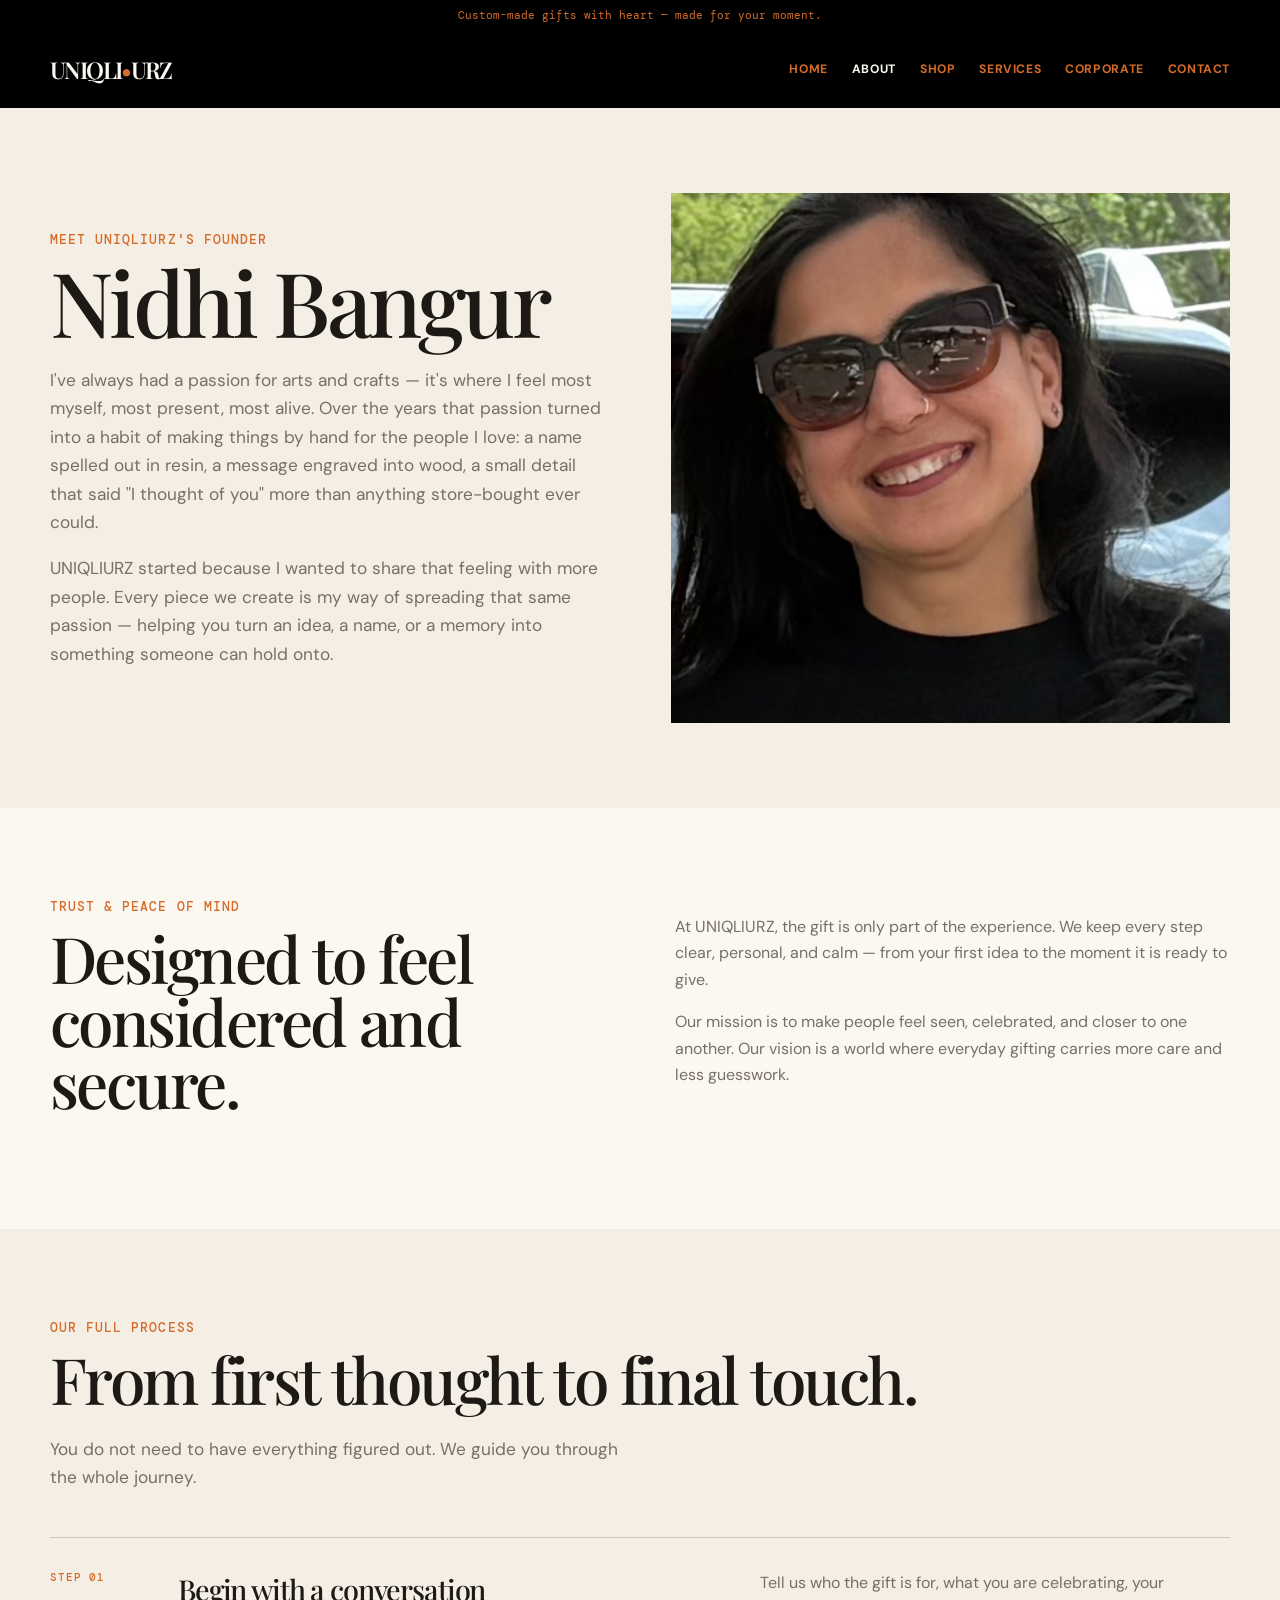
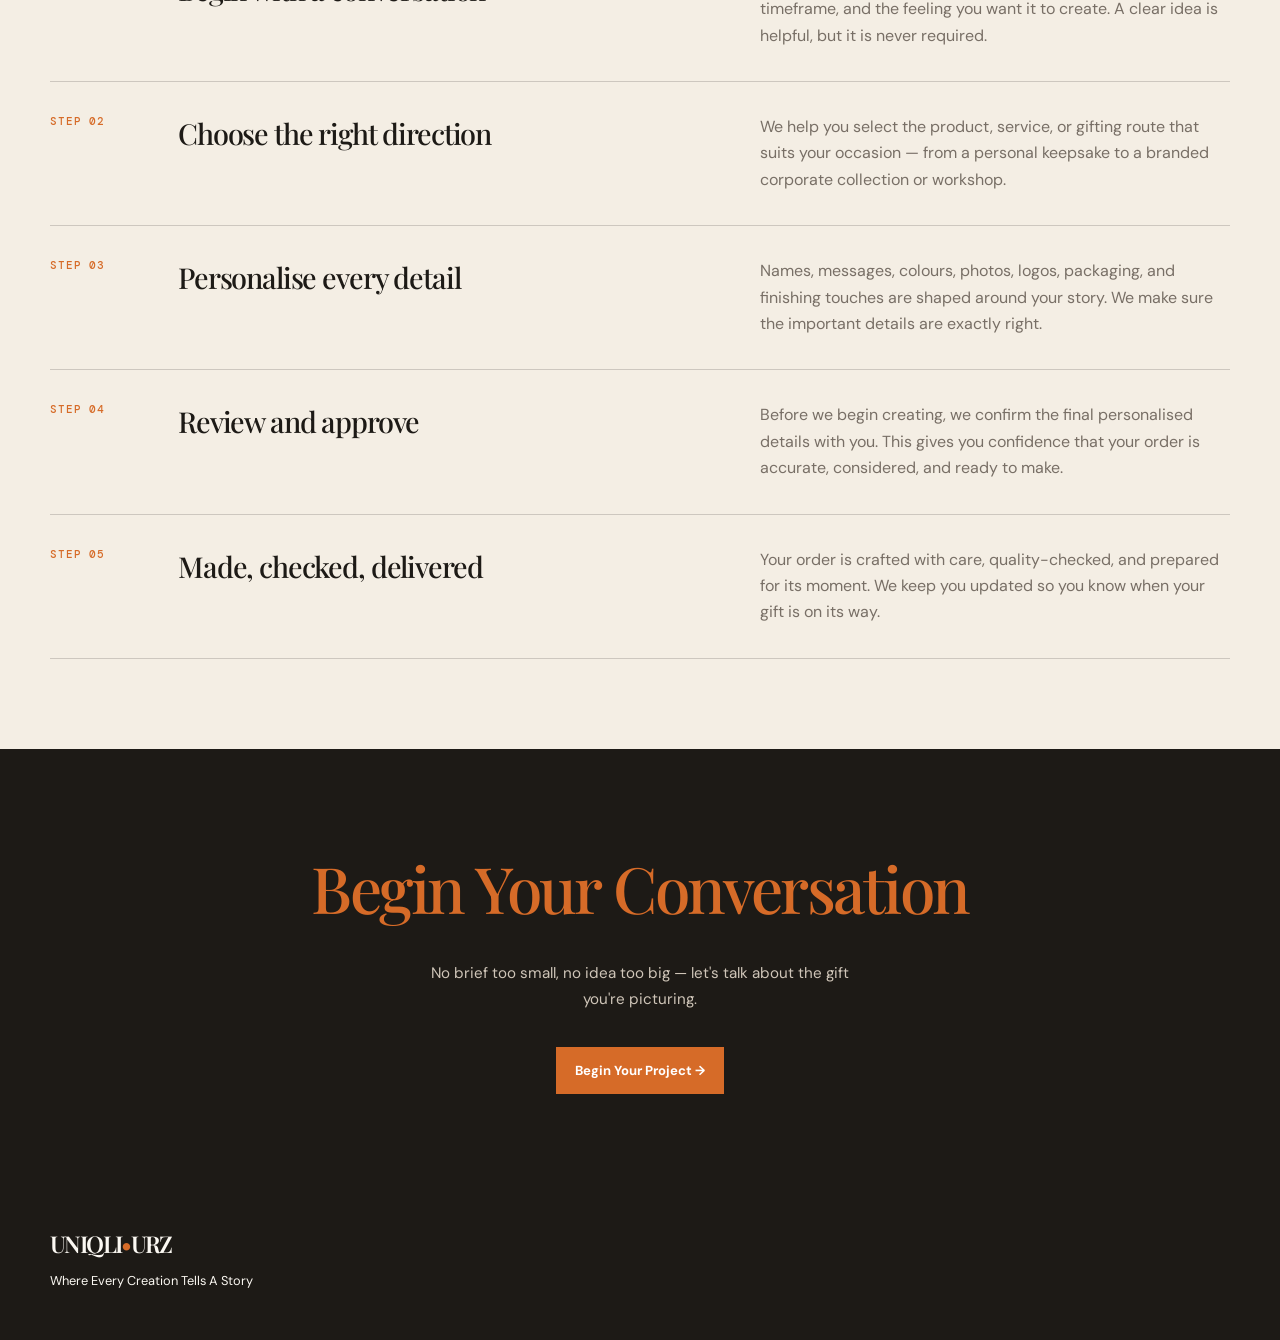
<file: about.html>
<!doctype html>
<html lang="en"><head><meta charset="utf-8"><meta name="viewport" content="width=device-width,initial-scale=1"><title>About — UNIQLIURZ</title><link rel="icon" type="image/webp" href="assets/download.webp"><link rel="stylesheet" href="pages.css"><style>.about-hero{padding:85px 0;display:grid;grid-template-columns:1fr 1fr;gap:62px;align-items:center}.about-hero img{height:530px;object-fit:cover}.process-detail{margin-top:45px;border-top:1px solid var(--line)}.step{display:grid;grid-template-columns:100px 1fr .85fr;gap:28px;padding:32px 0;border-bottom:1px solid var(--line);align-items:start}.step-no{font:500 11px 'DM Mono',monospace;color:var(--orange);letter-spacing:.08em}.step h3{margin:0;font-size:1.8rem}.step p{margin:0;color:var(--muted);line-height:1.65}.promise{padding:96px 0;background:#1D1A16;color:var(--paper)}.conversation-cta{text-align:center;display:flex;flex-direction:column;align-items:center}.conversation-cta h2{font-size:clamp(2.2rem,5vw,4rem);max-width:820px;color:var(--orange)}.conversation-cta p{color:#cfc5b8;line-height:1.7;font-size:.95rem;max-width:440px;margin:18px 0 34px}.conversation-cta .button{background:var(--orange);border-color:var(--orange);color:#fff}.conversation-cta .button:hover{background:#fff;border-color:#fff;color:var(--ink)}@media(max-width:760px){.about-hero{grid-template-columns:1fr;padding:55px 0;gap:32px}.about-hero img{height:370px}.step{grid-template-columns:60px 1fr;gap:13px}.step p{grid-column:2}.step h3{font-size:1.45rem}}</style></head>
<body><div class="top">Custom-made gifts with heart — made for your moment.</div><header class="nav"><div class="wrap"><a class="logo" href="index.html">uniqli<em>•</em>urz</a><nav class="links"><a href="index.html">Home</a><a class="active" href="about.html">About</a><a href="shop.html">Shop</a><a href="services.html">Services</a><a href="corporate.html">Corporate</a><a href="contact.html">Contact</a></nav></div></header>
<main><section class="wrap about-hero"><div><div class="eyebrow">Meet UNIQLIURZ's Founder</div><h1>Nidhi Bangur</h1><p class="lead">I've always had a passion for arts and crafts — it's where I feel most myself, most present, most alive. Over the years that passion turned into a habit of making things by hand for the people I love: a name spelled out in resin, a message engraved into wood, a small detail that said "I thought of you" more than anything store-bought ever could.</p><p class="lead">UNIQLIURZ started because I wanted to share that feeling with more people. Every piece we create is my way of spreading that same passion — helping you turn an idea, a name, or a memory into something someone can hold onto.</p></div><img src="assets/founder-photo.jpg" alt="Nidhi Bangur, founder of UNIQLIURZ"></section>
<section class="paper"><div class="wrap two"><div><div class="eyebrow">Trust & peace of mind</div><h2>Designed to feel considered and secure.</h2></div><div class="copy"><p>At UNIQLIURZ, the gift is only part of the experience. We keep every step clear, personal, and calm — from your first idea to the moment it is ready to give.</p><p>Our mission is to make people feel seen, celebrated, and closer to one another. Our vision is a world where everyday gifting carries more care and less guesswork.</p></div></div></section>
<section class="wrap"><div class="eyebrow">Our full process</div><h2>From first thought to final touch.</h2><p class="lead">You do not need to have everything figured out. We guide you through the whole journey.</p><div class="process-detail"><article class="step"><div class="step-no">STEP 01</div><h3>Begin with a conversation</h3><p>Tell us who the gift is for, what you are celebrating, your timeframe, and the feeling you want it to create. A clear idea is helpful, but it is never required.</p></article><article class="step"><div class="step-no">STEP 02</div><h3>Choose the right direction</h3><p>We help you select the product, service, or gifting route that suits your occasion — from a personal keepsake to a branded corporate collection or workshop.</p></article><article class="step"><div class="step-no">STEP 03</div><h3>Personalise every detail</h3><p>Names, messages, colours, photos, logos, packaging, and finishing touches are shaped around your story. We make sure the important details are exactly right.</p></article><article class="step"><div class="step-no">STEP 04</div><h3>Review and approve</h3><p>Before we begin creating, we confirm the final personalised details with you. This gives you confidence that your order is accurate, considered, and ready to make.</p></article><article class="step"><div class="step-no">STEP 05</div><h3>Made, checked, delivered</h3><p>Your order is crafted with care, quality-checked, and prepared for its moment. We keep you updated so you know when your gift is on its way.</p></article></div></section>
<section class="promise"><div class="wrap conversation-cta"><h2>Begin Your Conversation</h2><p>No brief too small, no idea too big — let's talk about the gift you're picturing.</p><a class="button" href="contact.html">Begin Your Project →</a></div></section></main>
<footer><div class="wrap"><a class="logo" href="index.html">uniqli<em>•</em>urz</a><p>Where Every Creation Tells A Story</p></div></footer></body></html>
</file>
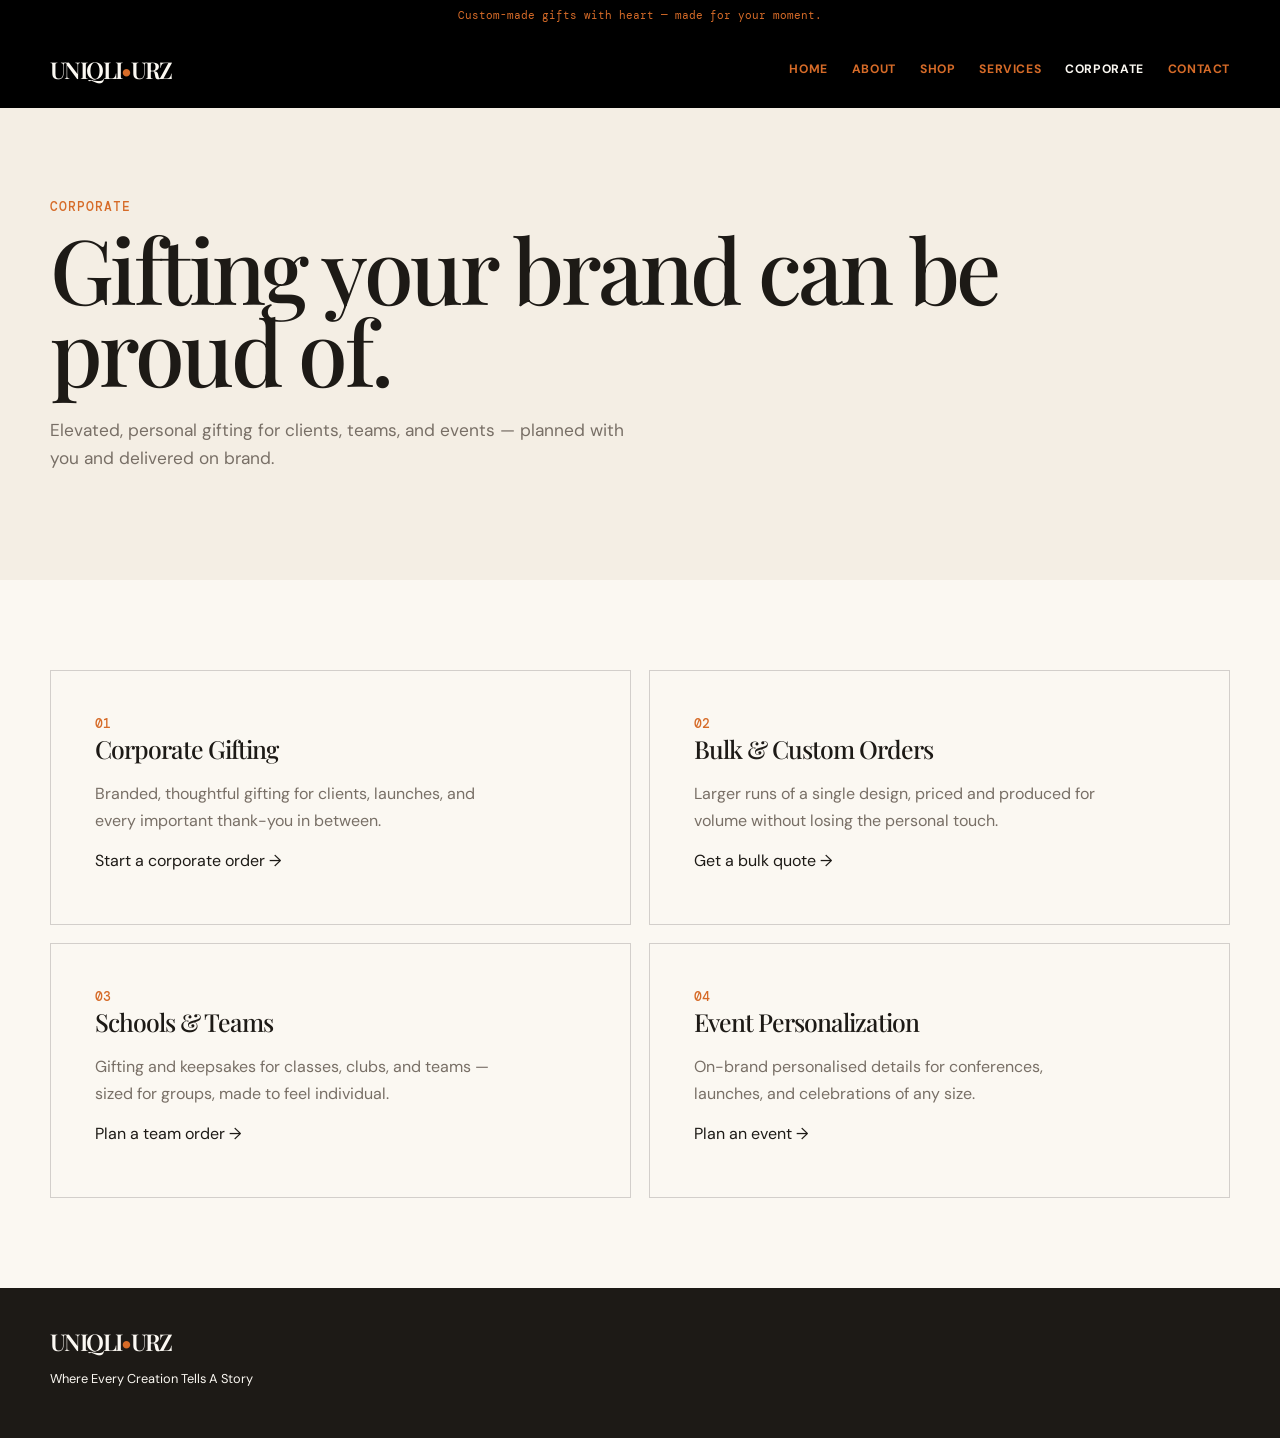
<file: corporate.html>
<!doctype html>
<html lang="en"><head><meta charset="utf-8"><meta name="viewport" content="width=device-width,initial-scale=1"><title>Corporate — UNIQLIURZ</title><link rel="icon" type="image/webp" href="assets/download.webp"><link rel="stylesheet" href="pages.css"><style>.services-layout{display:grid;grid-template-columns:repeat(2,minmax(0,1fr));gap:18px;background:transparent}.services-layout .service{border:1px solid var(--line);min-height:255px}@media(max-width:760px){.services-layout{grid-template-columns:1fr}}</style></head>
<body><div class="top">Custom-made gifts with heart — made for your moment.</div><header class="nav"><div class="wrap"><a class="logo" href="index.html">uniqli<em>•</em>urz</a><nav class="links"><a href="index.html">Home</a><a href="about.html">About</a><a href="shop.html">Shop</a><a href="services.html">Services</a><a class="active" href="corporate.html">Corporate</a><a href="contact.html">Contact</a></nav></div></header>
<main><section class="wrap"><div class="eyebrow">Corporate</div><h1>Gifting your brand can be proud of.</h1><p class="lead">Elevated, personal gifting for clients, teams, and events — planned with you and delivered on brand.</p></section><section class="paper"><div class="wrap services-layout"><article class="service"><div class="number">01</div><h3>Corporate Gifting</h3><p>Branded, thoughtful gifting for clients, launches, and every important thank-you in between.</p><a href="contact.html?service=corporate-gifting">Start a corporate order →</a></article><article class="service"><div class="number">02</div><h3>Bulk & Custom Orders</h3><p>Larger runs of a single design, priced and produced for volume without losing the personal touch.</p><a href="contact.html?service=bulk-custom-orders">Get a bulk quote →</a></article><article class="service"><div class="number">03</div><h3>Schools & Teams</h3><p>Gifting and keepsakes for classes, clubs, and teams — sized for groups, made to feel individual.</p><a href="contact.html?service=schools-teams">Plan a team order →</a></article><article class="service"><div class="number">04</div><h3>Event Personalization</h3><p>On-brand personalised details for conferences, launches, and celebrations of any size.</p><a href="contact.html?service=event-personalization">Plan an event →</a></article></div></section></main>
<footer><div class="wrap"><a class="logo" href="index.html">uniqli<em>•</em>urz</a><p>Where Every Creation Tells A Story</p></div></footer></body></html>
</file>
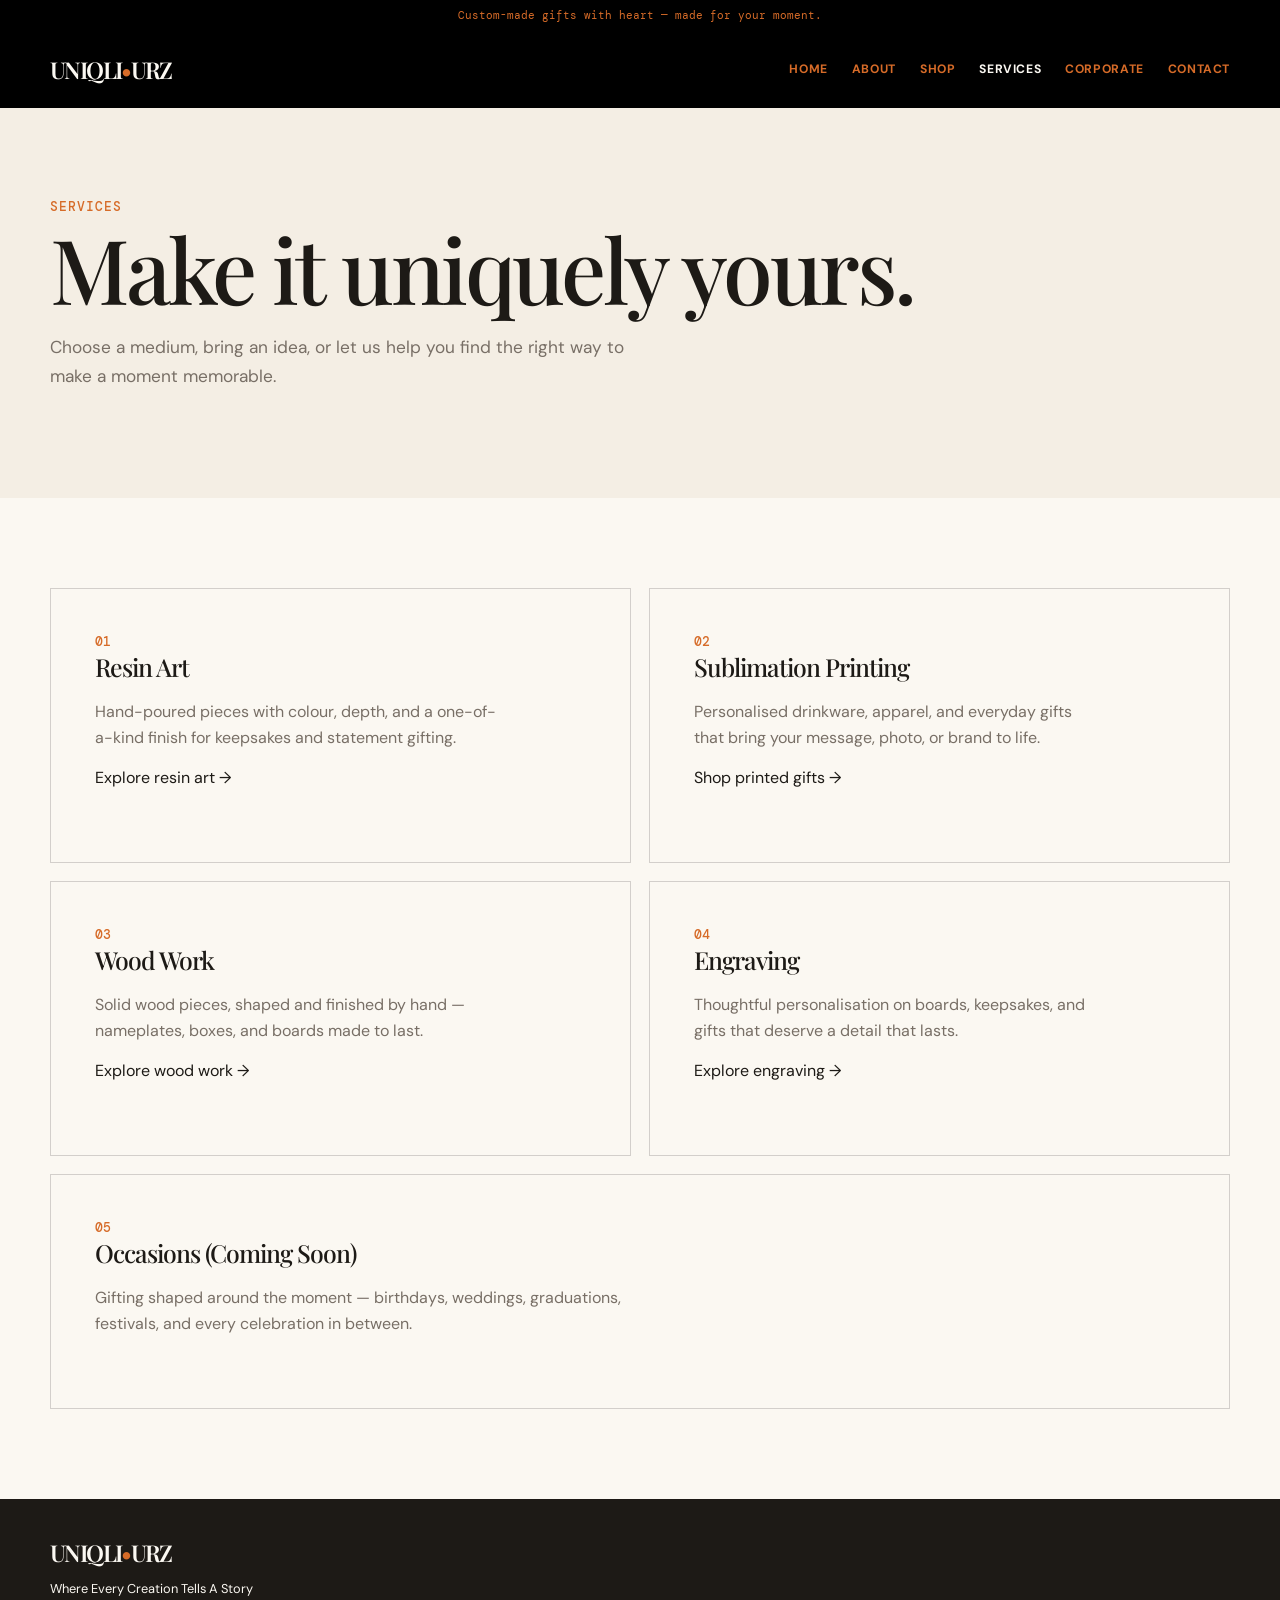
<file: services.html>
<!doctype html>
<html lang="en"><head><meta charset="utf-8"><meta name="viewport" content="width=device-width,initial-scale=1"><title>Services — UNIQLIURZ</title><link rel="icon" type="image/webp" href="assets/download.webp"><link rel="stylesheet" href="pages.css"><style>.services-layout{display:grid;grid-template-columns:repeat(2,minmax(0,1fr));gap:18px;background:transparent}.services-layout .service{border:1px solid var(--line);min-height:275px}.services-layout .service:last-child{grid-column:1 / -1;min-height:235px}.services-layout .service:last-child p{max-width:570px}@media(max-width:760px){.services-layout{grid-template-columns:1fr}.services-layout .service:last-child{grid-column:auto}}</style></head>
<body><div class="top">Custom-made gifts with heart — made for your moment.</div><header class="nav"><div class="wrap"><a class="logo" href="index.html">uniqli<em>•</em>urz</a><nav class="links"><a href="index.html">Home</a><a href="about.html">About</a><a href="shop.html">Shop</a><a class="active" href="services.html">Services</a><a href="corporate.html">Corporate</a><a href="contact.html">Contact</a></nav></div></header>
<main><section class="wrap"><div class="eyebrow">Services</div><h1>Make it uniquely yours.</h1><p class="lead">Choose a medium, bring an idea, or let us help you find the right way to make a moment memorable.</p></section><section class="paper"><div class="wrap services-layout"><article class="service"><div class="number">01</div><h3>Resin Art</h3><p>Hand-poured pieces with colour, depth, and a one-of-a-kind finish for keepsakes and statement gifting.</p><a href="shop.html?category=resin">Explore resin art →</a></article><article class="service"><div class="number">02</div><h3>Sublimation Printing</h3><p>Personalised drinkware, apparel, and everyday gifts that bring your message, photo, or brand to life.</p><a href="shop.html?category=apparel">Shop printed gifts →</a></article><article class="service"><div class="number">03</div><h3>Wood Work</h3><p>Solid wood pieces, shaped and finished by hand — nameplates, boxes, and boards made to last.</p><a href="shop.html?category=engraved">Explore wood work →</a></article><article class="service"><div class="number">04</div><h3>Engraving</h3><p>Thoughtful personalisation on boards, keepsakes, and gifts that deserve a detail that lasts.</p><a href="shop.html?category=engraved">Explore engraving →</a></article><article class="service"><div class="number">05</div><h3>Occasions (Coming Soon)</h3><p>Gifting shaped around the moment — birthdays, weddings, graduations, festivals, and every celebration in between.</p></article></div></section></main>
<footer><div class="wrap"><a class="logo" href="index.html">uniqli<em>•</em>urz</a><p>Where Every Creation Tells A Story</p></div></footer></body></html>
</file>
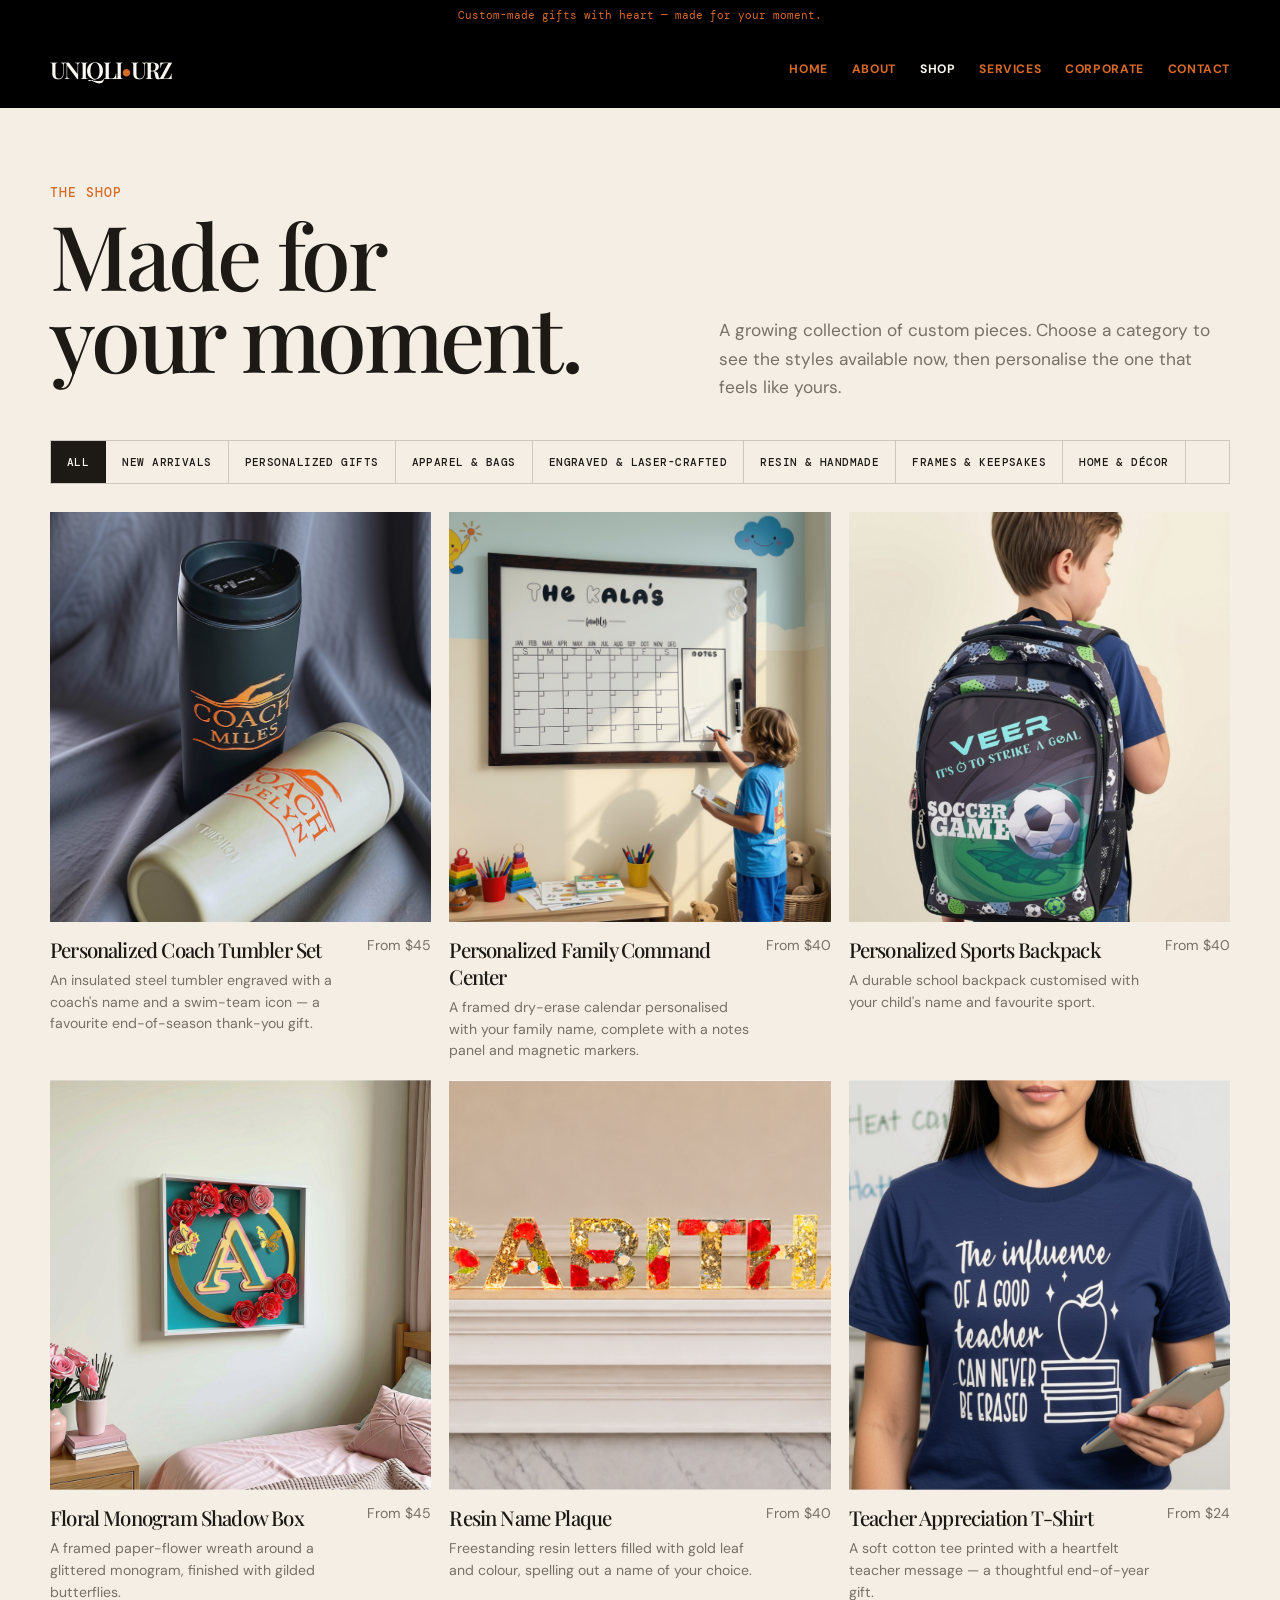
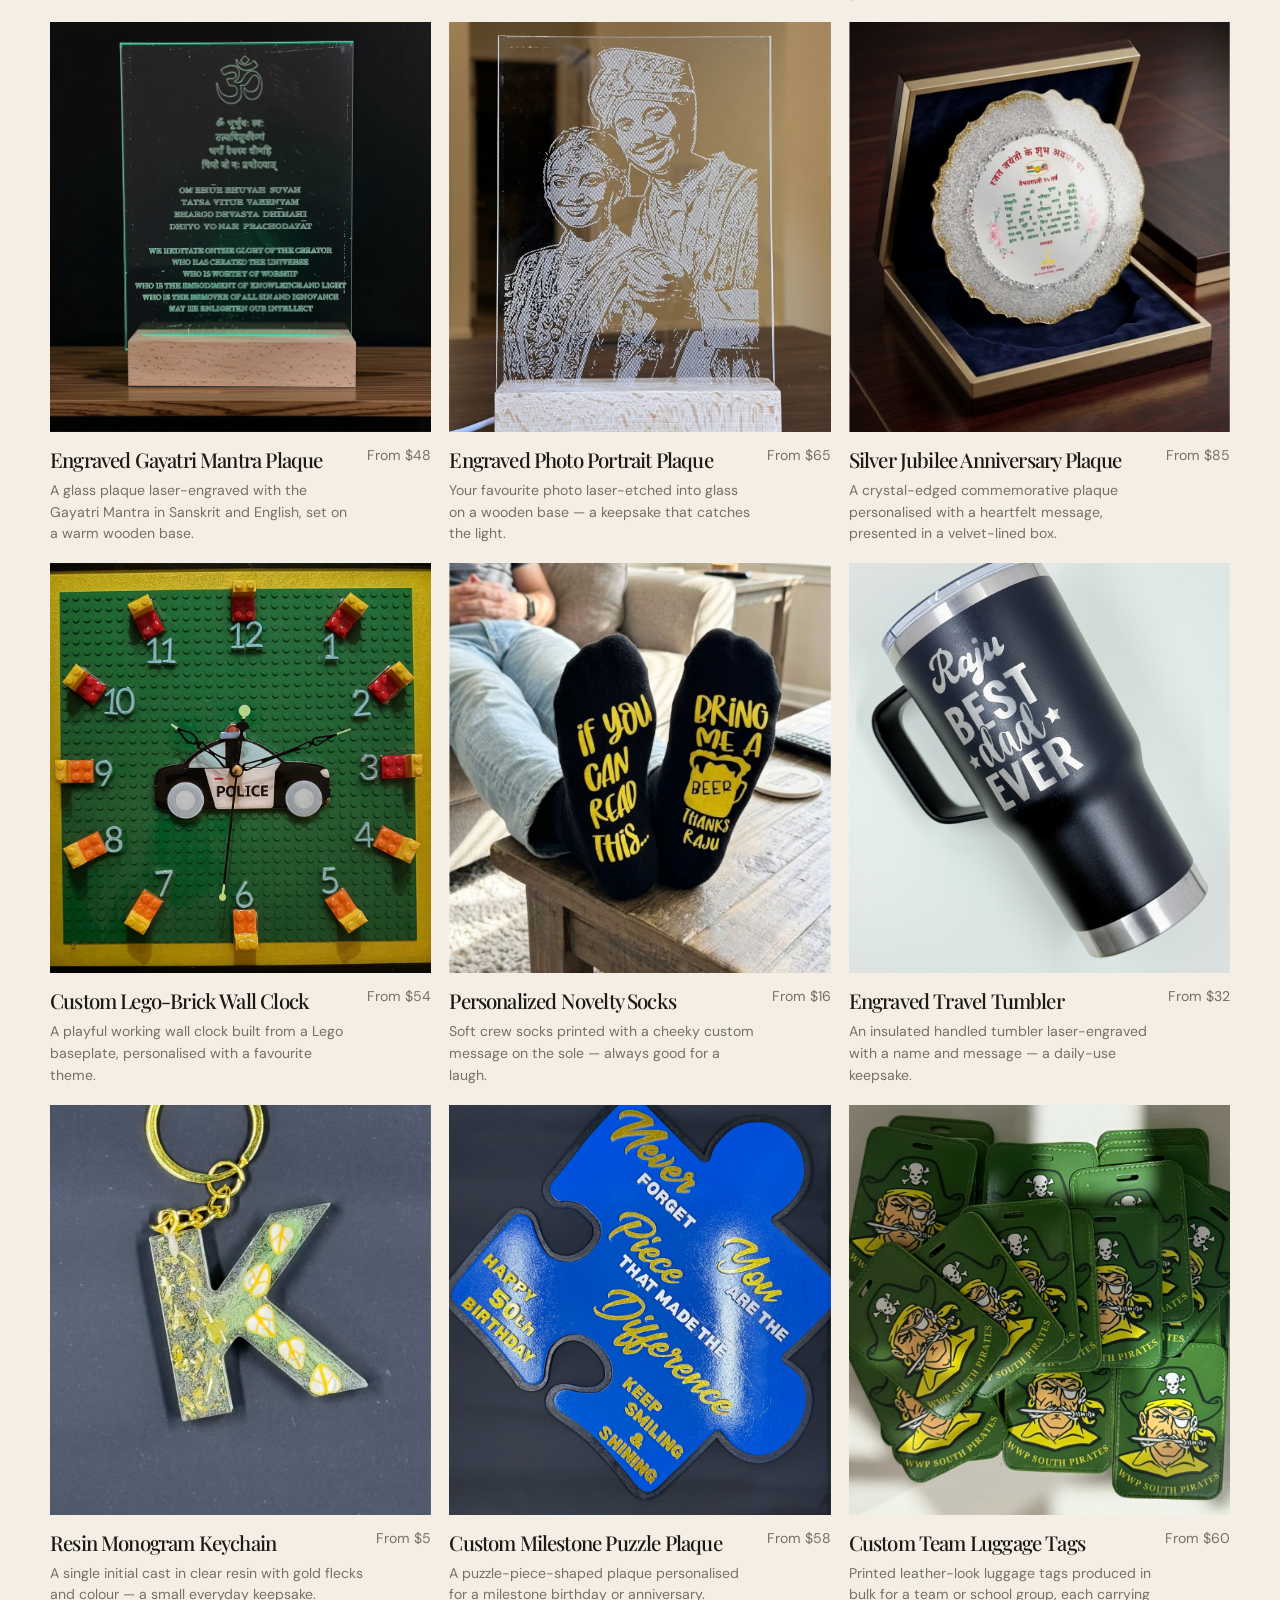
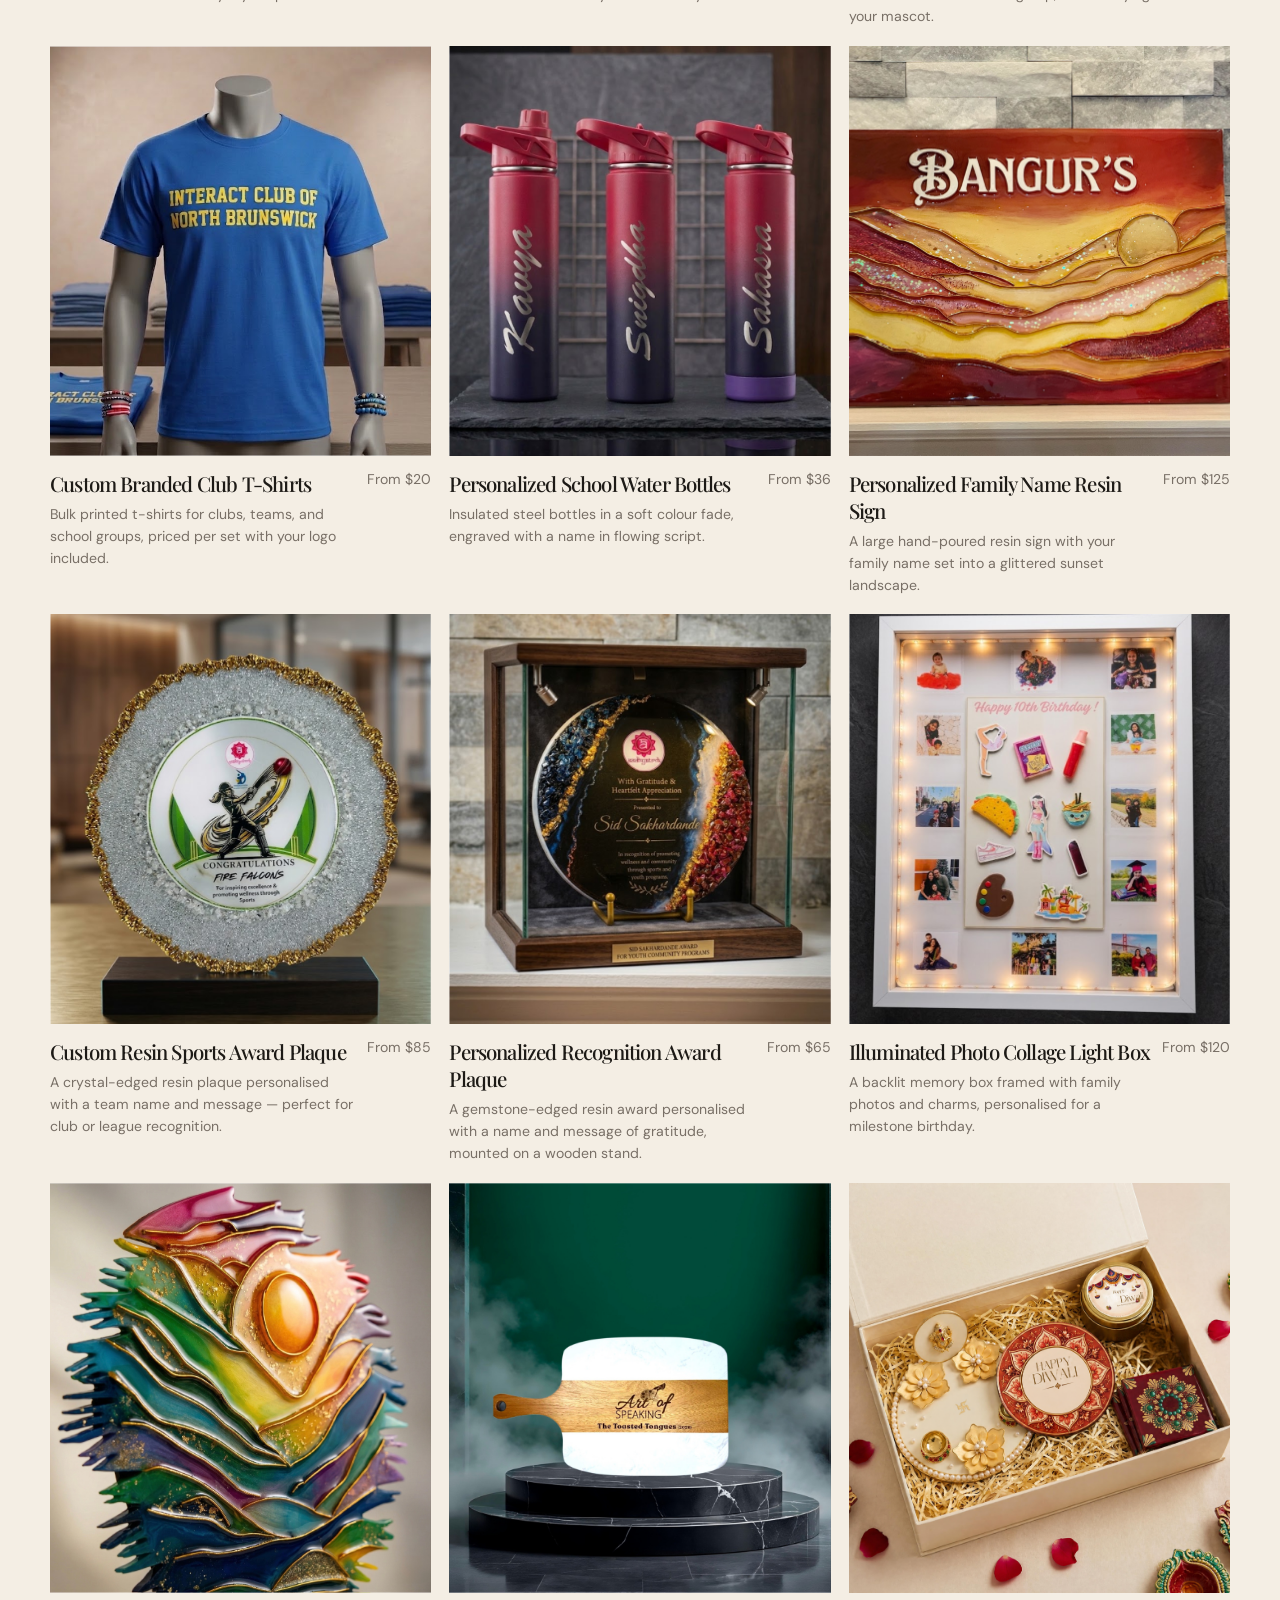
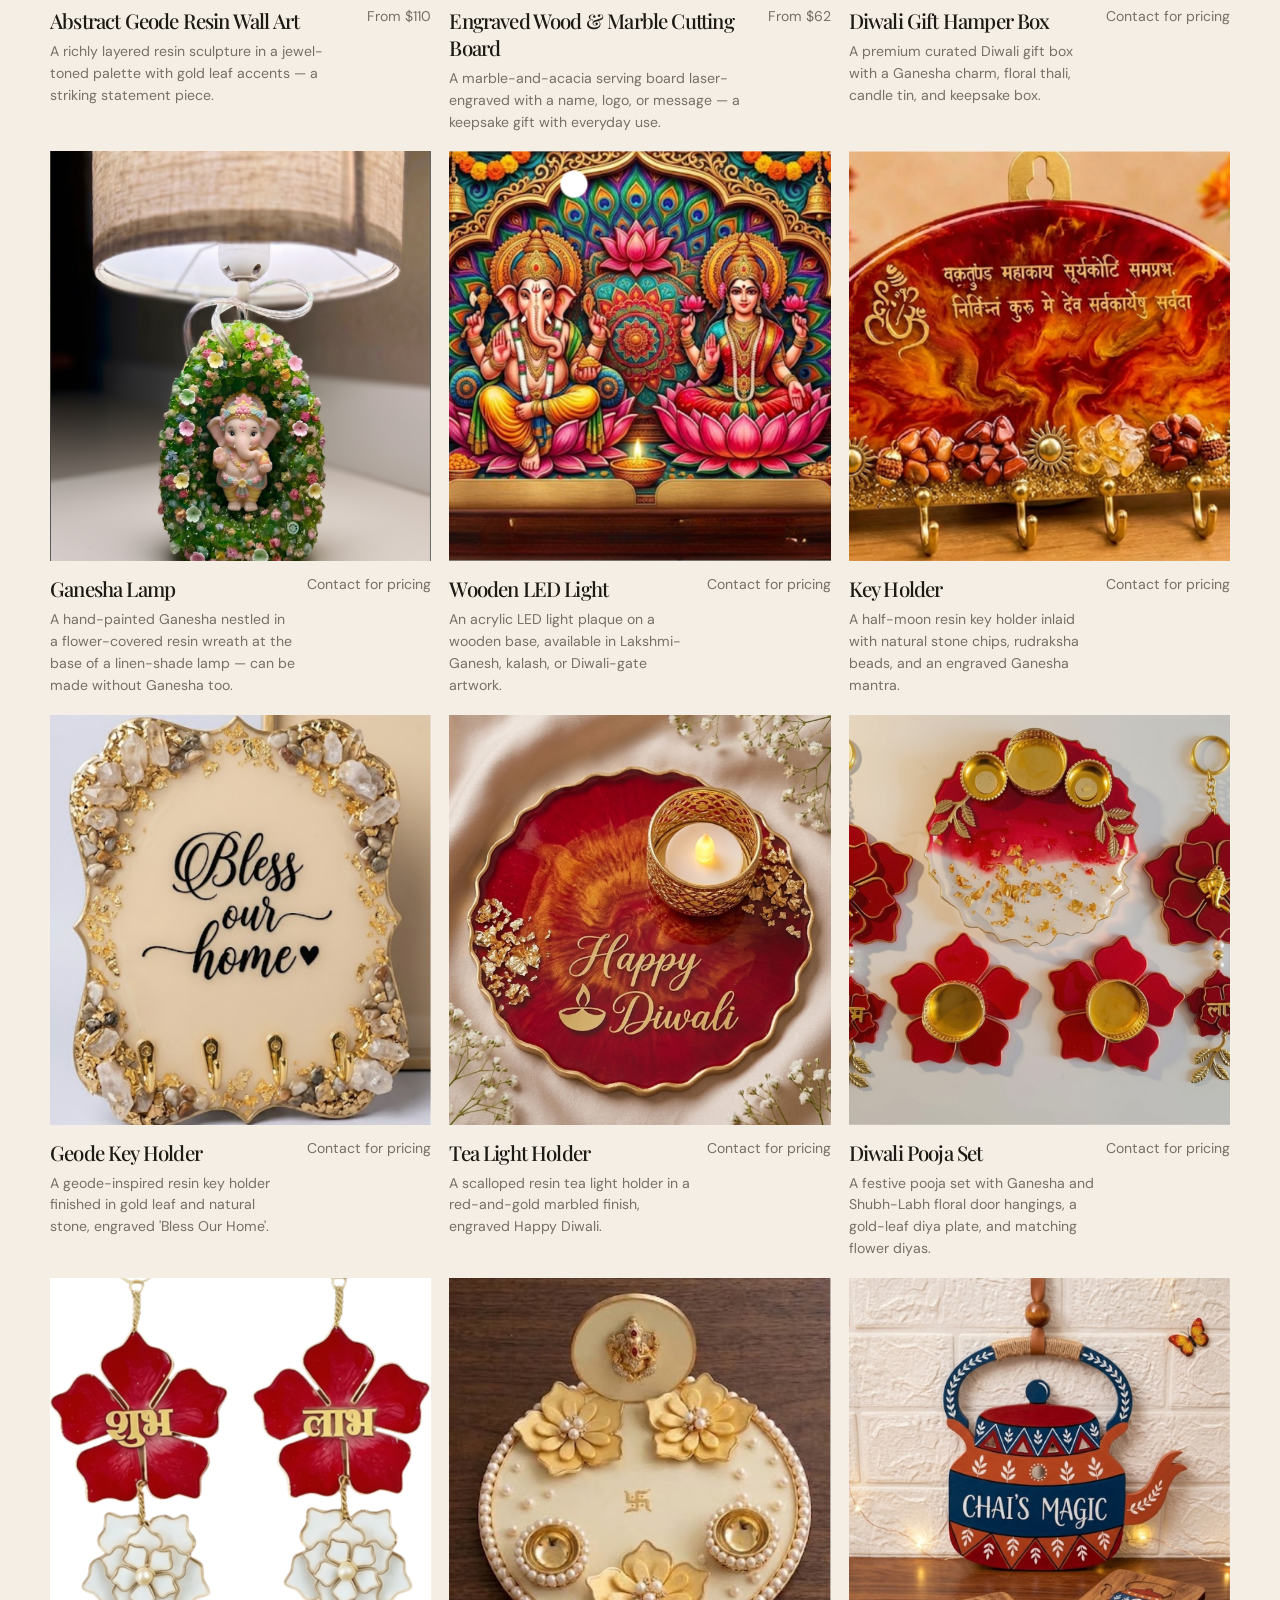
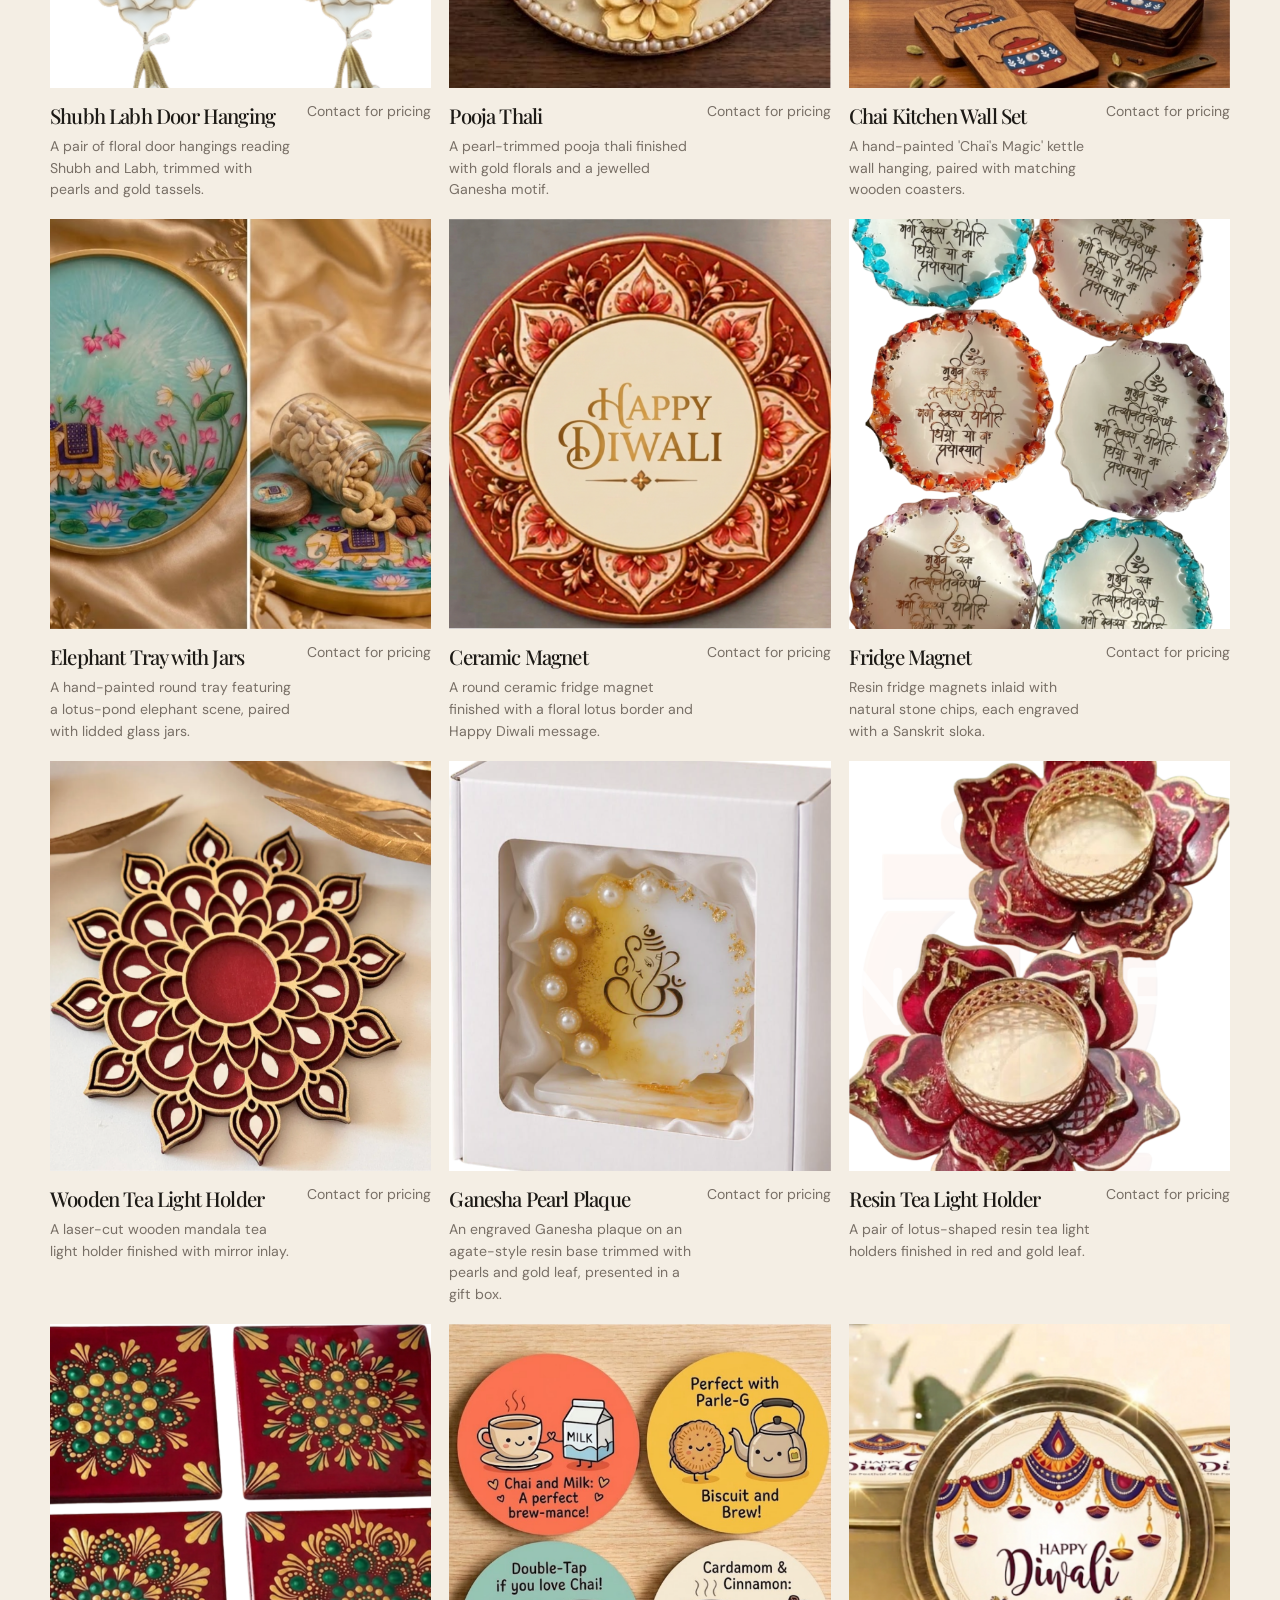
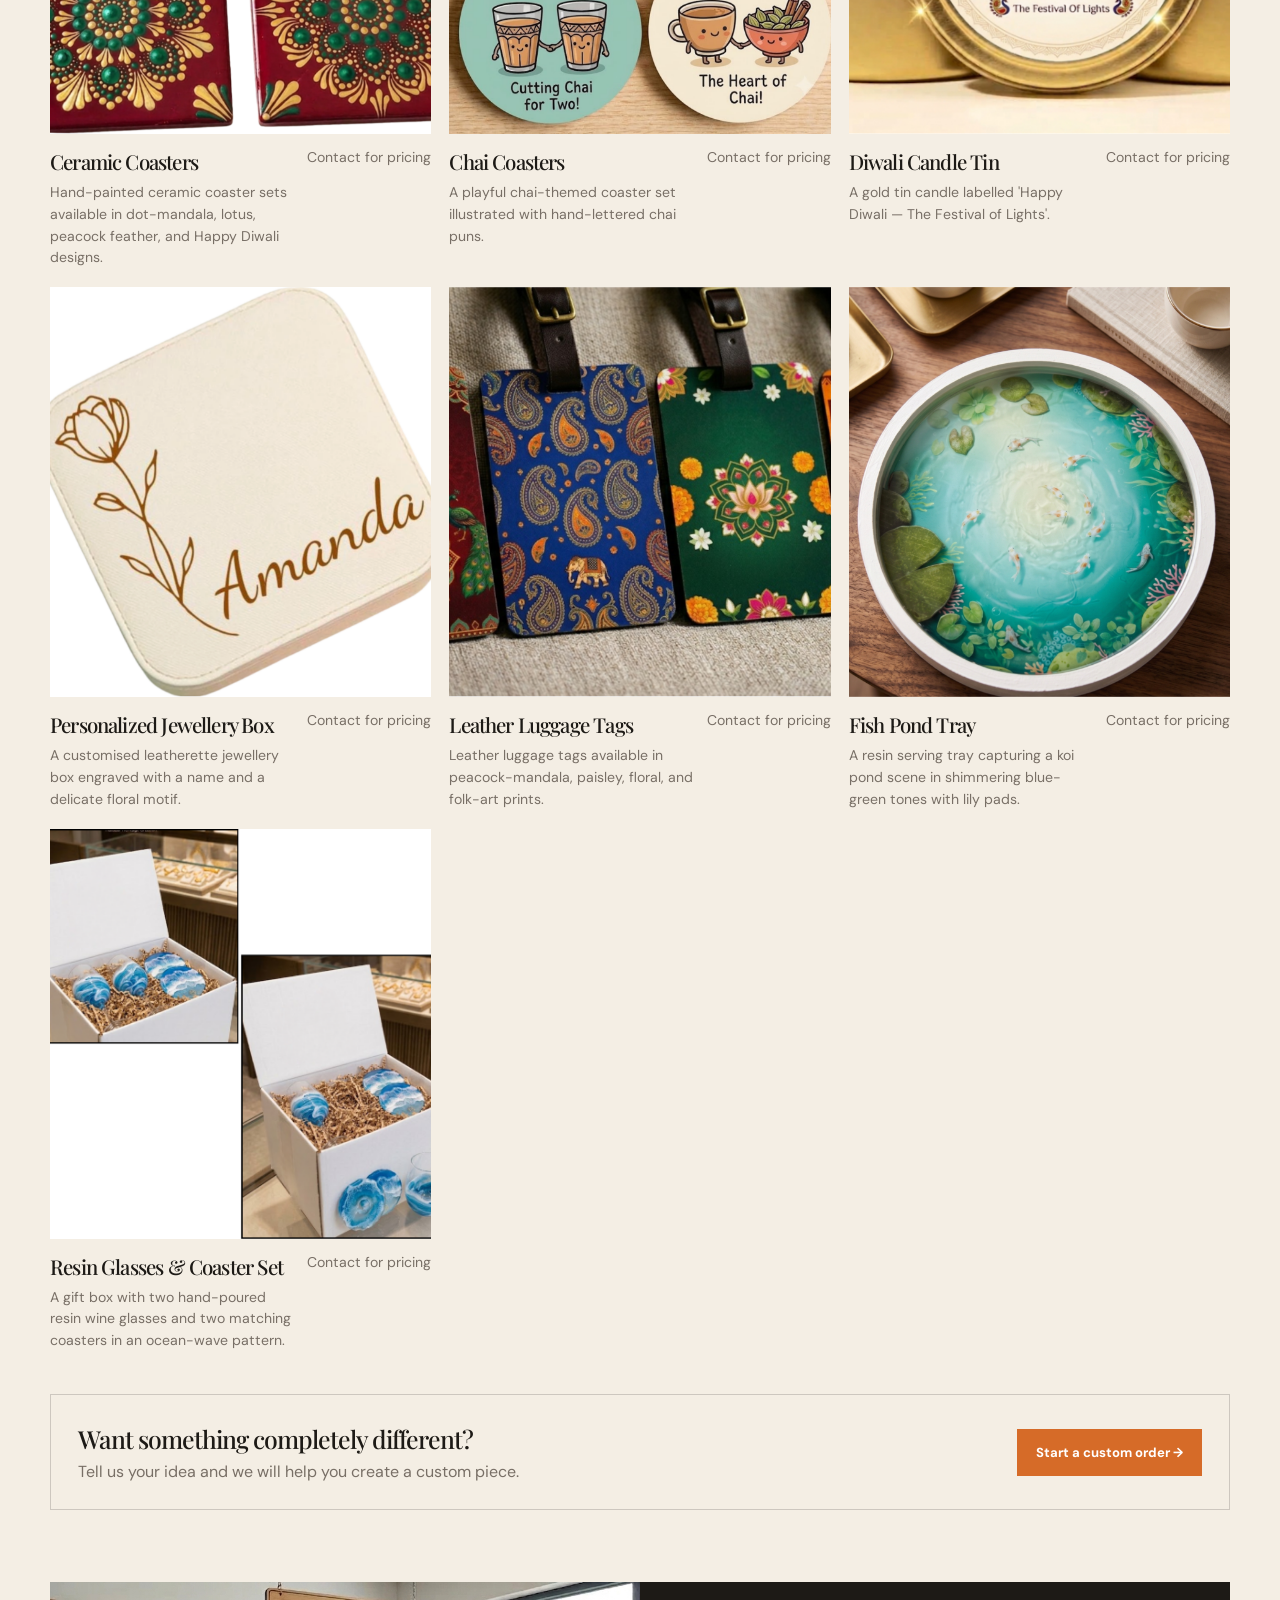
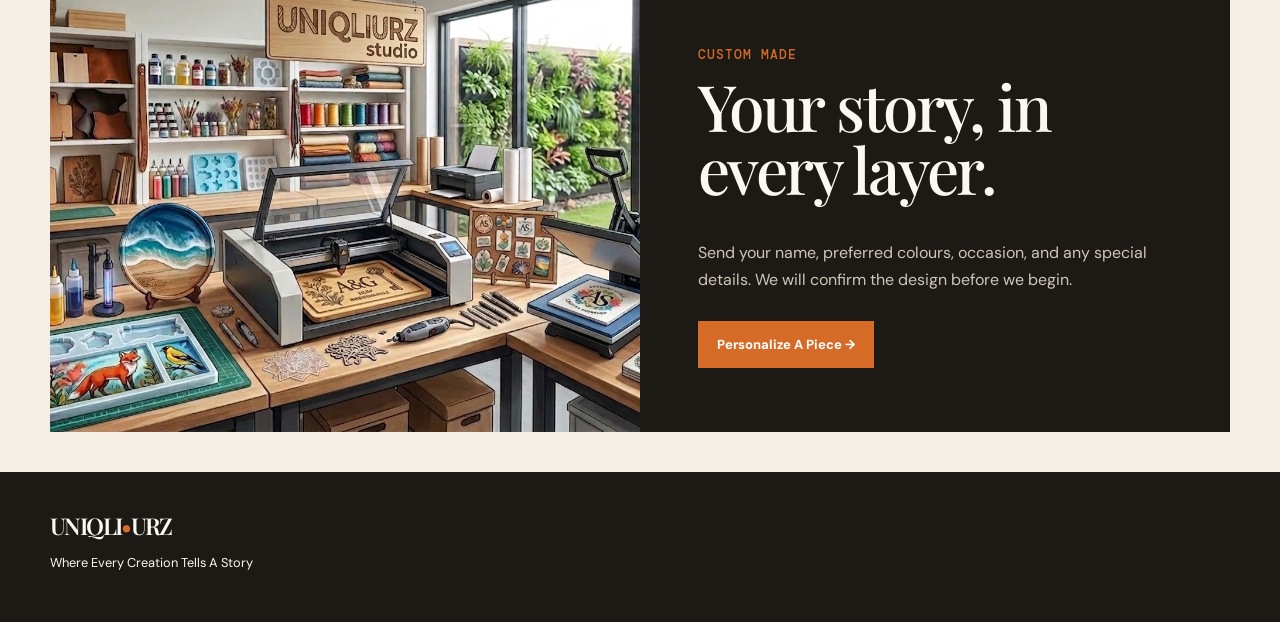
<file: shop.html>
<!doctype html>
<html lang="en"><head><meta charset="utf-8"><meta name="viewport" content="width=device-width,initial-scale=1"><title>Shop — UNIQLIURZ</title><link rel="icon" type="image/webp" href="assets/download.webp"><link rel="stylesheet" href="pages.css"><style>.shop-hero{padding:76px 0 40px}.shop-intro{display:grid;grid-template-columns:1.1fr .9fr;gap:45px;align-items:end}.shop-intro .lead{margin-bottom:0}.shop-tabs{display:flex;gap:0;flex-wrap:wrap;border:1px solid var(--line);margin:38px 0 28px}.shop-tabs button{border:0;border-right:1px solid var(--line);padding:14px 16px;background:transparent;color:var(--ink);font:500 11px 'DM Mono',monospace;text-transform:uppercase;letter-spacing:.04em;cursor:pointer}.shop-tabs button:hover,.shop-tabs button.active{background:var(--ink);color:var(--paper)}.catalog{display:grid;grid-template-columns:repeat(3,1fr);gap:18px}.shop-card{display:none}.shop-card.visible{display:block}.shop-card-link{display:block;color:inherit}.shop-photo{height:410px;overflow:hidden;background:var(--sand);display:flex;align-items:center;justify-content:center}.shop-photo img{width:100%;height:100%;object-fit:cover;transition:.35s}.shop-photo img.fit-contain{object-fit:contain}.photo-placeholder{height:100%;display:flex;align-items:center;justify-content:center;color:var(--muted);font:500 11px 'DM Mono',monospace;text-transform:uppercase;letter-spacing:.06em;text-align:center;padding:0 20px}.shop-card:hover img{transform:scale(1.06)}.shop-meta{display:flex;justify-content:space-between;gap:12px;padding:14px 0 0}.shop-meta h3{font-size:1.28rem;margin:0}.shop-meta span{white-space:nowrap;color:var(--muted);font-size:.88rem}.shop-card p{margin:7px 0 0;color:var(--muted);line-height:1.55;font-size:.88rem}.feature{margin-top:72px;padding:0;background:var(--ink);color:var(--paper);display:grid;grid-template-columns:1fr 1fr}.feature img{height:450px;width:100%;object-fit:cover}.feature-copy{padding:58px;display:flex;flex-direction:column;justify-content:center}.feature-copy p{color:#cfc5b8;line-height:1.65}.feature-copy .button{align-self:start;margin-top:12px}.feature-copy .button:hover{background:var(--paper);border-color:var(--paper);color:var(--ink)}.empty{grid-column:1/-1;padding:45px 0;color:var(--muted);display:none}.custom-note{margin-top:42px;padding:27px;border:1px solid var(--line);display:flex;justify-content:space-between;gap:22px;align-items:center}.custom-note h3{margin:0}.custom-note p{margin:6px 0 0;color:var(--muted)}@media(max-width:760px){.shop-intro,.feature{grid-template-columns:1fr}.catalog{grid-template-columns:1fr}.shop-photo{height:430px}.feature img{height:320px}.feature-copy{padding:32px}.custom-note{display:block}.custom-note .button{margin-top:16px}.shop-tabs button{flex:1 0 50%;border-bottom:1px solid var(--line)}}</style></head>
<body><div class="top">Custom-made gifts with heart — made for your moment.</div><header class="nav"><div class="wrap"><a class="logo" href="index.html">uniqli<em>•</em>urz</a><nav class="links"><a href="index.html">Home</a><a href="about.html">About</a><a class="active" href="shop.html">Shop</a><a href="services.html">Services</a><a href="corporate.html">Corporate</a><a href="contact.html">Contact</a></nav></div></header>
<main><section class="wrap shop-hero"><div class="shop-intro"><div><div class="eyebrow">The shop</div><h1>Made for<br>your moment.</h1></div><p class="lead">A growing collection of custom pieces. Choose a category to see the styles available now, then personalise the one that feels like yours.</p></div><div class="shop-tabs" aria-label="Product categories"><button class="active" data-filter="all">All</button><button data-filter="new-arrivals">New Arrivals</button><button data-filter="personalized">Personalized Gifts</button><button data-filter="apparel">Apparel &amp; Bags</button><button data-filter="engraved">Engraved &amp; Laser-Crafted</button><button data-filter="resin">Resin &amp; Handmade</button><button data-filter="frames">Frames &amp; Keepsakes</button><button data-filter="decor">Home &amp; D&eacute;cor</button></div><div class="catalog">
<article class="shop-card visible" data-categories="personalized"><a class="shop-card-link" href="product.html?id=coach-tumbler-set"><div class="shop-photo"><img src="assets/coach-tumbler-1.png" alt="Personalized insulated tumbler with coach name and swim logo"></div><div class="shop-meta"><div><h3>Personalized Coach Tumbler Set</h3><p>An insulated steel tumbler engraved with a coach's name and a swim-team icon — a favourite end-of-season thank-you gift.</p></div><span>From $45</span></div></a></article>
<article class="shop-card visible" data-categories="personalized decor"><a class="shop-card-link" href="product.html?id=family-command-calendar"><div class="shop-photo"><img src="assets/family-command-calendar-1.png" alt="Personalized dry-erase family command center calendar"></div><div class="shop-meta"><div><h3>Personalized Family Command Center</h3><p>A framed dry-erase calendar personalised with your family name, complete with a notes panel and magnetic markers.</p></div><span>From $40</span></div></a></article>
<article class="shop-card visible" data-categories="apparel personalized"><a class="shop-card-link" href="product.html?id=sports-backpack"><div class="shop-photo"><img src="assets/sports-backpack-1.png" alt="Personalized soccer-themed kids sports backpack"></div><div class="shop-meta"><div><h3>Personalized Sports Backpack</h3><p>A durable school backpack customised with your child's name and favourite sport.</p></div><span>From $40</span></div></a></article>
<article class="shop-card visible" data-categories="frames personalized"><a class="shop-card-link" href="product.html?id=floral-monogram-shadow-box"><div class="shop-photo"><img src="assets/floral-monogram-shadow-box.png" alt="Paper flower monogram shadow box"></div><div class="shop-meta"><div><h3>Floral Monogram Shadow Box</h3><p>A framed paper-flower wreath around a glittered monogram, finished with gilded butterflies.</p></div><span>From $45</span></div></a></article>
<article class="shop-card visible" data-categories="resin personalized decor"><a class="shop-card-link" href="product.html?id=resin-name-plaque"><div class="shop-photo"><img src="assets/resin-name-plaque.png" alt="Resin name plaque with gold flecks on wooden stand"></div><div class="shop-meta"><div><h3>Resin Name Plaque</h3><p>Freestanding resin letters filled with gold leaf and colour, spelling out a name of your choice.</p></div><span>From $40</span></div></a></article>
<article class="shop-card visible" data-categories="apparel personalized"><a class="shop-card-link" href="product.html?id=teacher-tshirt"><div class="shop-photo"><img src="assets/teacher-tshirt.png" alt="Teacher appreciation printed t-shirt"></div><div class="shop-meta"><div><h3>Teacher Appreciation T-Shirt</h3><p>A soft cotton tee printed with a heartfelt teacher message — a thoughtful end-of-year gift.</p></div><span>From $24</span></div></a></article>
<article class="shop-card visible" data-categories="engraved frames decor"><a class="shop-card-link" href="product.html?id=gayatri-plaque"><div class="shop-photo"><img src="assets/gayatri-plaque.png" alt="Engraved Gayatri Mantra glass plaque on wood base"></div><div class="shop-meta"><div><h3>Engraved Gayatri Mantra Plaque</h3><p>A glass plaque laser-engraved with the Gayatri Mantra in Sanskrit and English, set on a warm wooden base.</p></div><span>From $48</span></div></a></article>
<article class="shop-card visible" data-categories="engraved frames personalized"><a class="shop-card-link" href="product.html?id=photo-portrait-plaque"><div class="shop-photo"><img src="assets/photo-portrait-plaque.png" alt="Engraved photo portrait plaque on wood base"></div><div class="shop-meta"><div><h3>Engraved Photo Portrait Plaque</h3><p>Your favourite photo laser-etched into glass on a wooden base — a keepsake that catches the light.</p></div><span>From $65</span></div></a></article>
<article class="shop-card visible" data-categories="engraved frames personalized"><a class="shop-card-link" href="product.html?id=silver-jubilee-plaque"><div class="shop-photo"><img src="assets/silver-jubilee-plaque-1.png" alt="Silver jubilee anniversary plaque in presentation box"></div><div class="shop-meta"><div><h3>Silver Jubilee Anniversary Plaque</h3><p>A crystal-edged commemorative plaque personalised with a heartfelt message, presented in a velvet-lined box.</p></div><span>From $85</span></div></a></article>
<article class="shop-card visible" data-categories="decor personalized"><a class="shop-card-link" href="product.html?id=lego-wall-clock"><div class="shop-photo"><img src="assets/lego-wall-clock.png" alt="Custom Lego-brick wall clock"></div><div class="shop-meta"><div><h3>Custom Lego-Brick Wall Clock</h3><p>A playful working wall clock built from a Lego baseplate, personalised with a favourite theme.</p></div><span>From $54</span></div></a></article>
<article class="shop-card visible" data-categories="apparel personalized"><a class="shop-card-link" href="product.html?id=novelty-socks"><div class="shop-photo"><img src="assets/novelty-socks.png" alt="Personalized novelty socks"></div><div class="shop-meta"><div><h3>Personalized Novelty Socks</h3><p>Soft crew socks printed with a cheeky custom message on the sole — always good for a laugh.</p></div><span>From $16</span></div></a></article>
<article class="shop-card visible" data-categories="engraved personalized"><a class="shop-card-link" href="product.html?id=engraved-travel-tumbler"><div class="shop-photo"><img src="assets/engraved-travel-tumbler.png" alt="Engraved travel tumbler with handle"></div><div class="shop-meta"><div><h3>Engraved Travel Tumbler</h3><p>An insulated handled tumbler laser-engraved with a name and message — a daily-use keepsake.</p></div><span>From $32</span></div></a></article>
<article class="shop-card visible" data-categories="resin personalized"><a class="shop-card-link" href="product.html?id=resin-monogram-keychain"><div class="shop-photo"><img src="assets/resin-monogram-keychain.png" alt="Resin monogram keychain with gold flecks"></div><div class="shop-meta"><div><h3>Resin Monogram Keychain</h3><p>A single initial cast in clear resin with gold flecks and colour — a small everyday keepsake.</p></div><span>From $5</span></div></a></article>
<article class="shop-card visible" data-categories="frames personalized decor"><a class="shop-card-link" href="product.html?id=puzzle-milestone-plaque"><div class="shop-photo"><img src="assets/puzzle-milestone-plaque.png" alt="Custom puzzle-piece milestone birthday plaque"></div><div class="shop-meta"><div><h3>Custom Milestone Puzzle Plaque</h3><p>A puzzle-piece-shaped plaque personalised for a milestone birthday or anniversary.</p></div><span>From $58</span></div></a></article>
<article class="shop-card visible" data-categories="personalized engraved"><a class="shop-card-link" href="product.html?id=team-luggage-tags"><div class="shop-photo"><img src="assets/team-luggage-tags-1.png" alt="Custom engraved team luggage tags, bulk set"></div><div class="shop-meta"><div><h3>Custom Team Luggage Tags</h3><p>Printed leather-look luggage tags produced in bulk for a team or school group, each carrying your mascot.</p></div><span>From $60</span></div></a></article>
<article class="shop-card visible" data-categories="apparel personalized"><a class="shop-card-link" href="product.html?id=branded-club-tshirts"><div class="shop-photo"><img src="assets/branded-club-tshirts-1.png" alt="Custom branded club and school t-shirts"></div><div class="shop-meta"><div><h3>Custom Branded Club T-Shirts</h3><p>Bulk printed t-shirts for clubs, teams, and school groups, priced per set with your logo included.</p></div><span>From $20</span></div></a></article>
<article class="shop-card visible" data-categories="engraved personalized"><a class="shop-card-link" href="product.html?id=school-water-bottles"><div class="shop-photo"><img src="assets/school-water-bottles-1.png" alt="Personalized ombre water bottles with names"></div><div class="shop-meta"><div><h3>Personalized School Water Bottles</h3><p>Insulated steel bottles in a soft colour fade, engraved with a name in flowing script.</p></div><span>From $36</span></div></a></article>
<article class="shop-card visible" data-categories="resin decor personalized"><a class="shop-card-link" href="product.html?id=family-name-resin-sign"><div class="shop-photo"><img src="assets/family-name-resin-sign-new-1.png" alt="Personalized family name resin wall sign"></div><div class="shop-meta"><div><h3>Personalized Family Name Resin Sign</h3><p>A large hand-poured resin sign with your family name set into a glittered sunset landscape.</p></div><span>From $125</span></div></a></article>
<article class="shop-card visible" data-categories="resin frames personalized"><a class="shop-card-link" href="product.html?id=sports-award-plaque"><div class="shop-photo"><img src="assets/sports-award-plaque-1.png" alt="Custom resin sports award plaque with crystal edge"></div><div class="shop-meta"><div><h3>Custom Resin Sports Award Plaque</h3><p>A crystal-edged resin plaque personalised with a team name and message — perfect for club or league recognition.</p></div><span>From $85</span></div></a></article>
<article class="shop-card visible" data-categories="resin frames personalized"><a class="shop-card-link" href="product.html?id=recognition-award-plaque"><div class="shop-photo"><img src="assets/recognition-award-plaque-1.png" alt="Personalized recognition award plaque with gemstone edge"></div><div class="shop-meta"><div><h3>Personalized Recognition Award Plaque</h3><p>A gemstone-edged resin award personalised with a name and message of gratitude, mounted on a wooden stand.</p></div><span>From $65</span></div></a></article>
<article class="shop-card visible" data-categories="frames personalized decor"><a class="shop-card-link" href="product.html?id=photo-collage-lightbox"><div class="shop-photo"><img src="assets/photo-collage-lightbox-new.png" alt="Illuminated photo collage memory light box"></div><div class="shop-meta"><div><h3>Illuminated Photo Collage Light Box</h3><p>A backlit memory box framed with family photos and charms, personalised for a milestone birthday.</p></div><span>From $120</span></div></a></article>
<article class="shop-card visible" data-categories="resin decor"><a class="shop-card-link" href="product.html?id=abstract-geode-wall-art"><div class="shop-photo"><img src="assets/abstract-geode-wall-art.png" alt="Abstract geode-style resin wall art sculpture"></div><div class="shop-meta"><div><h3>Abstract Geode Resin Wall Art</h3><p>A richly layered resin sculpture in a jewel-toned palette with gold leaf accents — a striking statement piece.</p></div><span>From $110</span></div></a></article>
<article class="shop-card visible" data-categories="engraved decor personalized"><a class="shop-card-link" href="product.html?id=engraved-cutting-board"><div class="shop-photo"><img src="assets/engraved-cutting-board.png" alt="Engraved marble and wood serving board"></div><div class="shop-meta"><div><h3>Engraved Wood &amp; Marble Cutting Board</h3><p>A marble-and-acacia serving board laser-engraved with a name, logo, or message — a keepsake gift with everyday use.</p></div><span>From $62</span></div></a></article>
<article class="shop-card visible" data-categories="new-arrivals"><a class="shop-card-link" href="product.html?id=diwali-gift-hamper"><div class="shop-photo"><img src="assets/29.png" alt="Curated Diwali gift hamper box"></div><div class="shop-meta"><div><h3>Diwali Gift Hamper Box</h3><p>A premium curated Diwali gift box with a Ganesha charm, floral thali, candle tin, and keepsake box.</p></div><span>Contact for pricing</span></div></a></article>
<article class="shop-card visible" data-categories="new-arrivals"><a class="shop-card-link" href="product.html?id=ganesha-lamp"><div class="shop-photo"><img src="assets/1.png" alt="Ganesha resin lamp"></div><div class="shop-meta"><div><h3>Ganesha Lamp</h3><p>A hand-painted Ganesha nestled in a flower-covered resin wreath at the base of a linen-shade lamp — can be made without Ganesha too.</p></div><span>Contact for pricing</span></div></a></article>
<article class="shop-card visible" data-categories="new-arrivals"><a class="shop-card-link" href="product.html?id=wooden-led-light"><div class="shop-photo"><img src="assets/2.png" alt="Wooden LED light with Diwali artwork"></div><div class="shop-meta"><div><h3>Wooden LED Light</h3><p>An acrylic LED light plaque on a wooden base, available in Lakshmi-Ganesh, kalash, or Diwali-gate artwork.</p></div><span>Contact for pricing</span></div></a></article>
<article class="shop-card visible" data-categories="new-arrivals"><a class="shop-card-link" href="product.html?id=key-holder"><div class="shop-photo"><img src="assets/3.png" alt="Resin key holder with natural stones and Ganesha mantra"></div><div class="shop-meta"><div><h3>Key Holder</h3><p>A half-moon resin key holder inlaid with natural stone chips, rudraksha beads, and an engraved Ganesha mantra.</p></div><span>Contact for pricing</span></div></a></article>
<article class="shop-card visible" data-categories="new-arrivals"><a class="shop-card-link" href="product.html?id=geode-key-holder"><div class="shop-photo"><img src="assets/4.png" alt="Geode-style resin key holder"></div><div class="shop-meta"><div><h3>Geode Key Holder</h3><p>A geode-inspired resin key holder finished in gold leaf and natural stone, engraved 'Bless Our Home'.</p></div><span>Contact for pricing</span></div></a></article>
<article class="shop-card visible" data-categories="new-arrivals"><a class="shop-card-link" href="product.html?id=tea-light-holder"><div class="shop-photo"><img src="assets/5.png" alt="Marbled red and gold Happy Diwali tea light holder"></div><div class="shop-meta"><div><h3>Tea Light Holder</h3><p>A scalloped resin tea light holder in a red-and-gold marbled finish, engraved Happy Diwali.</p></div><span>Contact for pricing</span></div></a></article>
<article class="shop-card visible" data-categories="new-arrivals"><a class="shop-card-link" href="product.html?id=diwali-pooja-set"><div class="shop-photo"><img src="assets/6.png" alt="Floral door hangings and diya plate pooja set"></div><div class="shop-meta"><div><h3>Diwali Pooja Set</h3><p>A festive pooja set with Ganesha and Shubh-Labh floral door hangings, a gold-leaf diya plate, and matching flower diyas.</p></div><span>Contact for pricing</span></div></a></article>
<article class="shop-card visible" data-categories="new-arrivals"><a class="shop-card-link" href="product.html?id=shubh-labh-hanging"><div class="shop-photo"><img src="assets/7.png" alt="Shubh Labh floral door hanging pair"></div><div class="shop-meta"><div><h3>Shubh Labh Door Hanging</h3><p>A pair of floral door hangings reading Shubh and Labh, trimmed with pearls and gold tassels.</p></div><span>Contact for pricing</span></div></a></article>
<article class="shop-card visible" data-categories="new-arrivals"><a class="shop-card-link" href="product.html?id=pooja-thali"><div class="shop-photo"><img src="assets/8.png" alt="Pearl-trimmed pooja thali"></div><div class="shop-meta"><div><h3>Pooja Thali</h3><p>A pearl-trimmed pooja thali finished with gold florals and a jewelled Ganesha motif.</p></div><span>Contact for pricing</span></div></a></article>
<article class="shop-card visible" data-categories="new-arrivals"><a class="shop-card-link" href="product.html?id=chai-kitchen-wall-set"><div class="shop-photo"><img src="assets/9.png" alt="Chai kitchen wall hanging set"></div><div class="shop-meta"><div><h3>Chai Kitchen Wall Set</h3><p>A hand-painted 'Chai's Magic' kettle wall hanging, paired with matching wooden coasters.</p></div><span>Contact for pricing</span></div></a></article>
<article class="shop-card visible" data-categories="new-arrivals"><a class="shop-card-link" href="product.html?id=elephant-tray-with-jars"><div class="shop-photo"><img src="assets/10.png" alt="Elephant tray with glass jars"></div><div class="shop-meta"><div><h3>Elephant Tray with Jars</h3><p>A hand-painted round tray featuring a lotus-pond elephant scene, paired with lidded glass jars.</p></div><span>Contact for pricing</span></div></a></article>
<article class="shop-card visible" data-categories="new-arrivals"><a class="shop-card-link" href="product.html?id=ceramic-magnet"><div class="shop-photo"><img src="assets/11.png" alt="Round ceramic Happy Diwali fridge magnet"></div><div class="shop-meta"><div><h3>Ceramic Magnet</h3><p>A round ceramic fridge magnet finished with a floral lotus border and Happy Diwali message.</p></div><span>Contact for pricing</span></div></a></article>
<article class="shop-card visible" data-categories="new-arrivals"><a class="shop-card-link" href="product.html?id=fridge-magnet"><div class="shop-photo"><img src="assets/12.png" alt="Resin fridge magnets with natural stone"></div><div class="shop-meta"><div><h3>Fridge Magnet</h3><p>Resin fridge magnets inlaid with natural stone chips, each engraved with a Sanskrit sloka.</p></div><span>Contact for pricing</span></div></a></article>
<article class="shop-card visible" data-categories="new-arrivals"><a class="shop-card-link" href="product.html?id=wooden-tea-light-holder"><div class="shop-photo"><img src="assets/13.png" alt="Laser-cut wooden mandala tea light holder"></div><div class="shop-meta"><div><h3>Wooden Tea Light Holder</h3><p>A laser-cut wooden mandala tea light holder finished with mirror inlay.</p></div><span>Contact for pricing</span></div></a></article>
<article class="shop-card visible" data-categories="new-arrivals"><a class="shop-card-link" href="product.html?id=ganesha-pearl-plaque"><div class="shop-photo"><img src="assets/14.png" alt="Engraved Ganesha plaque trimmed with pearls"></div><div class="shop-meta"><div><h3>Ganesha Pearl Plaque</h3><p>An engraved Ganesha plaque on an agate-style resin base trimmed with pearls and gold leaf, presented in a gift box.</p></div><span>Contact for pricing</span></div></a></article>
<article class="shop-card visible" data-categories="new-arrivals"><a class="shop-card-link" href="product.html?id=resin-tea-light-holder"><div class="shop-photo"><img src="assets/15.png" alt="Lotus-shaped resin tea light holders"></div><div class="shop-meta"><div><h3>Resin Tea Light Holder</h3><p>A pair of lotus-shaped resin tea light holders finished in red and gold leaf.</p></div><span>Contact for pricing</span></div></a></article>
<article class="shop-card visible" data-categories="new-arrivals"><a class="shop-card-link" href="product.html?id=ceramic-coasters"><div class="shop-photo"><img src="assets/16.png" alt="Hand-painted ceramic coaster set"></div><div class="shop-meta"><div><h3>Ceramic Coasters</h3><p>Hand-painted ceramic coaster sets available in dot-mandala, lotus, peacock feather, and Happy Diwali designs.</p></div><span>Contact for pricing</span></div></a></article>
<article class="shop-card visible" data-categories="new-arrivals"><a class="shop-card-link" href="product.html?id=chai-coasters"><div class="shop-photo"><img src="assets/18.png" alt="Chai-themed illustrated coaster set"></div><div class="shop-meta"><div><h3>Chai Coasters</h3><p>A playful chai-themed coaster set illustrated with hand-lettered chai puns.</p></div><span>Contact for pricing</span></div></a></article>
<article class="shop-card visible" data-categories="new-arrivals"><a class="shop-card-link" href="product.html?id=diwali-candle-tin"><div class="shop-photo"><img src="assets/19.png" alt="Gold Happy Diwali candle tin"></div><div class="shop-meta"><div><h3>Diwali Candle Tin</h3><p>A gold tin candle labelled 'Happy Diwali — The Festival of Lights'.</p></div><span>Contact for pricing</span></div></a></article>
<article class="shop-card visible" data-categories="new-arrivals"><a class="shop-card-link" href="product.html?id=jewellery-box"><div class="shop-photo"><img src="assets/20.png" alt="Customized leatherette jewellery box"></div><div class="shop-meta"><div><h3>Personalized Jewellery Box</h3><p>A customised leatherette jewellery box engraved with a name and a delicate floral motif.</p></div><span>Contact for pricing</span></div></a></article>
<article class="shop-card visible" data-categories="new-arrivals"><a class="shop-card-link" href="product.html?id=leather-luggage-tags"><div class="shop-photo"><img src="assets/21.png" alt="Leather luggage tags in mandala and paisley prints"></div><div class="shop-meta"><div><h3>Leather Luggage Tags</h3><p>Leather luggage tags available in peacock-mandala, paisley, floral, and folk-art prints.</p></div><span>Contact for pricing</span></div></a></article>
<article class="shop-card visible" data-categories="new-arrivals"><a class="shop-card-link" href="product.html?id=fish-pond-tray"><div class="shop-photo"><img src="assets/24.png" alt="Resin tray with koi pond scene"></div><div class="shop-meta"><div><h3>Fish Pond Tray</h3><p>A resin serving tray capturing a koi pond scene in shimmering blue-green tones with lily pads.</p></div><span>Contact for pricing</span></div></a></article>
<article class="shop-card visible" data-categories="new-arrivals"><a class="shop-card-link" href="product.html?id=resin-glasses-coasters"><div class="shop-photo"><img src="assets/28.png" alt="Resin glasses and coaster gift set"></div><div class="shop-meta"><div><h3>Resin Glasses &amp; Coaster Set</h3><p>A gift box with two hand-poured resin wine glasses and two matching coasters in an ocean-wave pattern.</p></div><span>Contact for pricing</span></div></a></article>
<p class="empty" id="empty-state">New pieces are on their way. Start a custom order and we will make it with you.</p></div><div class="custom-note"><div><h3>Want something completely different?</h3><p>Tell us your idea and we will help you create a custom piece.</p></div><a class="button" href="contact.html">Start a custom order →</a></div><section class="feature"><img src="assets/craft-studio.png" alt="Illustrated UNIQLIURZ studio workspace with laser engraver, resin, and craft supplies"><div class="feature-copy"><div class="eyebrow">Custom made</div><h2>Your story, in every layer.</h2><p>Send your name, preferred colours, occasion, and any special details. We will confirm the design before we begin.</p><a class="button" href="contact.html">Personalize A Piece →</a></div></section></section></main>
<footer><div class="wrap"><a class="logo" href="index.html">uniqli<em>•</em>urz</a><p>Where Every Creation Tells A Story</p></div></footer><script>const tabs=document.querySelectorAll('[data-filter]'),cards=document.querySelectorAll('.shop-card'),empty=document.getElementById('empty-state');function filter(category){let shown=0;tabs.forEach(tab=>tab.classList.toggle('active',tab.dataset.filter===category));cards.forEach(card=>{const display=category==='all'||card.dataset.categories.includes(category);card.classList.toggle('visible',display);if(display)shown++});empty.style.display=shown?'none':'block'}tabs.forEach(tab=>tab.addEventListener('click',()=>filter(tab.dataset.filter)));const requested=new URLSearchParams(location.search).get('category');const map={gifts:'all'};filter(map[requested]||requested||'all');
</script></body></html>
</file>
<file: pages.css>
@import url('https://fonts.googleapis.com/css2?family=DM+Mono:wght@400;500&family=DM+Sans:wght@400;500;600;700&family=Playfair+Display:ital,wght@0,500;0,600;1,500&display=swap');
.logo { text-transform: uppercase; }
.service-grid { background: transparent; gap: 16px; }
:root{--ink:#1d1a16;--cream:#f4eee4;--paper:#fbf8f2;--sand:#e6d8c6;--orange:#d66b28;--line:rgba(29,26,22,.18);--muted:#786f66}*{box-sizing:border-box}html{scroll-behavior:smooth;height:100%}body{margin:0;background:var(--cream);color:var(--ink);font-family:'DM Sans',sans-serif;min-height:100%;display:flex;flex-direction:column}body>main{flex:1 0 auto}body>footer{flex-shrink:0}a{color:inherit;text-decoration:none}img{width:100%;height:100%;object-fit:cover;display:block}.wrap{width:min(1180px,calc(100% - 48px));margin:auto}.top{background:#000;color:var(--orange);padding:8px;text-align:center;font:11px 'DM Mono',monospace}.nav{background:#000}.nav .wrap{height:78px;display:flex;justify-content:space-between;align-items:center}.logo{font:600 1.45rem 'Playfair Display',serif;letter-spacing:-.07em;color:var(--paper)}.logo em{color:var(--orange);font-style:normal}.links{display:flex;gap:24px;font-size:.76rem;text-transform:uppercase;font-weight:700;letter-spacing:.05em}.links a{color:var(--orange)}.links a:hover,.links a.active{color:var(--paper)}.eyebrow{color:var(--orange);font:500 13px 'DM Mono',monospace;text-transform:uppercase;letter-spacing:.08em}h1,h2,h3{font-family:'Playfair Display',serif;font-weight:500;letter-spacing:-.04em}h1{font-size:clamp(3.3rem,7vw,6.7rem);line-height:.92;margin:12px 0 24px}h2{font-size:clamp(2.4rem,5vw,4.5rem);line-height:.98;margin:12px 0 24px}h3{font-size:1.55rem;margin:0 0 8px}.lead{font-size:1.08rem;line-height:1.65;color:var(--muted);max-width:580px}.hero{padding:85px 0;display:grid;grid-template-columns:1fr 1fr;gap:60px;align-items:center}.hero-image{height:500px;position:relative}.hero-image:after{content:'';position:absolute;inset:18px -18px -18px 18px;border:1px solid var(--orange);z-index:-1}.button{display:inline-flex;background:var(--orange);border:1px solid var(--orange);color:white;padding:14px 18px;font-size:.82rem;font-weight:700;cursor:pointer}.button:hover{background:var(--ink);border-color:var(--ink)}.button.outline{background:var(--orange);border-color:var(--orange);color:white}.button.outline:hover{background:var(--ink);border-color:var(--ink)}section{padding:90px 0}.paper{background:var(--paper)}.dark{background:var(--ink);color:var(--paper)}.grid{display:grid;grid-template-columns:repeat(3,1fr);gap:18px}.card{border:1px solid var(--line);padding:26px}.dark .card{border-color:rgba(255,255,255,.3)}.card p,.copy p{line-height:1.65;color:var(--muted)}.dark .card p,.dark .copy p{color:#cfc5b8}.image-card{height:370px;position:relative;overflow:hidden}.image-card img{transition:.3s}.image-card:hover img{transform:scale(1.05)}.image-card span{position:absolute;bottom:16px;left:16px;color:white;font:1.4rem 'Playfair Display',serif;text-shadow:0 2px 15px #000}.tabs{display:flex;flex-wrap:wrap;gap:10px;border-bottom:1px solid var(--line);padding-bottom:20px;margin-bottom:28px}.tab{border:1px solid var(--line);padding:11px 14px;background:transparent;font:500 .75rem 'DM Mono',monospace;text-transform:uppercase;cursor:pointer}.tab.active,.tab:hover{background:var(--ink);color:var(--paper);border-color:var(--ink)}.products{display:grid;grid-template-columns:repeat(4,1fr);gap:16px}.product{cursor:pointer}.product-image{height:340px;overflow:hidden;background:var(--sand)}.product-image img{transition:.3s}.product:hover img{transform:scale(1.05)}.product-info{display:flex;justify-content:space-between;gap:8px;padding:12px 2px;font-size:.9rem}.product-info span:last-child{color:var(--muted)}.service-grid{display:grid;grid-template-columns:repeat(2,1fr);gap:1px;background:var(--ink)}.service{padding:44px;background:var(--paper);min-height:260px}.service p{max-width:410px;color:var(--muted);line-height:1.65}.number{font:500 13px 'DM Mono',monospace;color:var(--orange)}.gallery{display:grid;grid-template-columns:repeat(4,1fr);gap:13px}.gallery div{height:260px;overflow:hidden}.gallery div:nth-child(1),.gallery div:nth-child(6){height:390px}.gallery div:nth-child(1){grid-row:span 2}.gallery div:nth-child(6){grid-row:span 2}.gallery img{transition:.3s}.gallery div:hover img{transform:scale(1.05)}.two{display:grid;grid-template-columns:1fr 1fr;gap:70px}.process{list-style:none;padding:0;border-top:1px solid var(--line)}.process li{display:flex;gap:18px;padding:16px 0;border-bottom:1px solid var(--line)}.process span{color:var(--orange);font:13px 'DM Mono',monospace}.process small{color:var(--muted)}label{display:grid;gap:8px;font-size:.75rem;text-transform:uppercase;font-weight:700;letter-spacing:.05em}form{display:grid;gap:15px}input,textarea{padding:13px;border:1px solid var(--line);background:var(--paper);font:inherit}textarea{min-height:130px;resize:vertical}details{border-top:1px solid var(--line);padding:16px 0}details:last-child{border-bottom:1px solid var(--line)}summary{font-weight:700;cursor:pointer}details p{color:var(--muted);line-height:1.6}.contact-links a{display:flex;justify-content:space-between;padding:16px 0;border-bottom:1px solid var(--line);font:500 12px 'DM Mono',monospace;text-transform:uppercase}footer{background:var(--ink);color:var(--paper);padding:38px 0;font-size:.8rem}footer .nav{border:0;height:auto}@media(max-width:760px){.wrap{width:min(100% - 32px,600px)}.links{gap:11px;font-size:.65rem}.hero,.two{grid-template-columns:1fr;gap:35px;padding:55px 0}.hero-image{height:380px}.grid,.products{grid-template-columns:repeat(2,1fr)}.service-grid{grid-template-columns:1fr}.gallery{grid-template-columns:repeat(2,1fr)}.gallery div,.gallery div:nth-child(1),.gallery div:nth-child(6){height:200px;grid-row:span 1}.product-image{height:230px}section{padding:65px 0}.nav{height:auto}.nav .wrap{height:auto;flex-wrap:wrap;justify-content:center;gap:10px;padding:14px 0}.links{flex-wrap:wrap;justify-content:center;row-gap:8px}}
</file>
